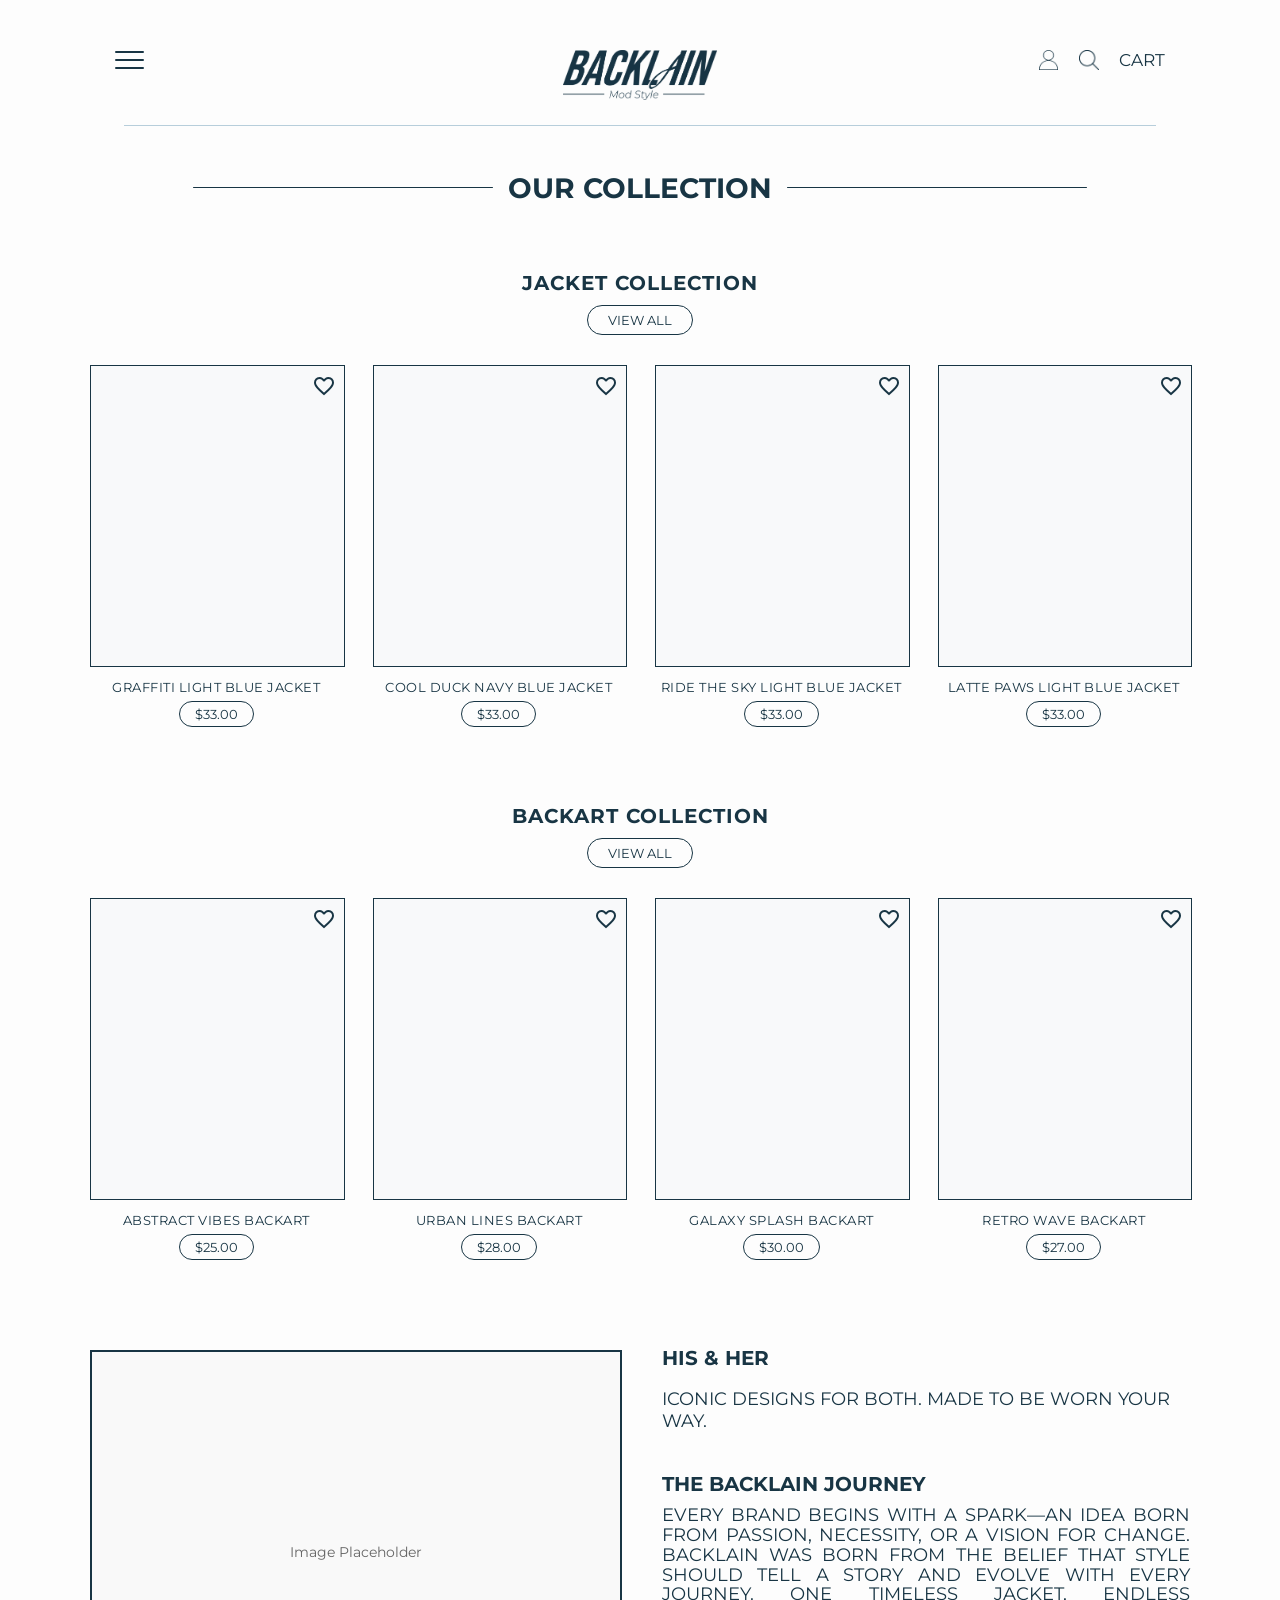
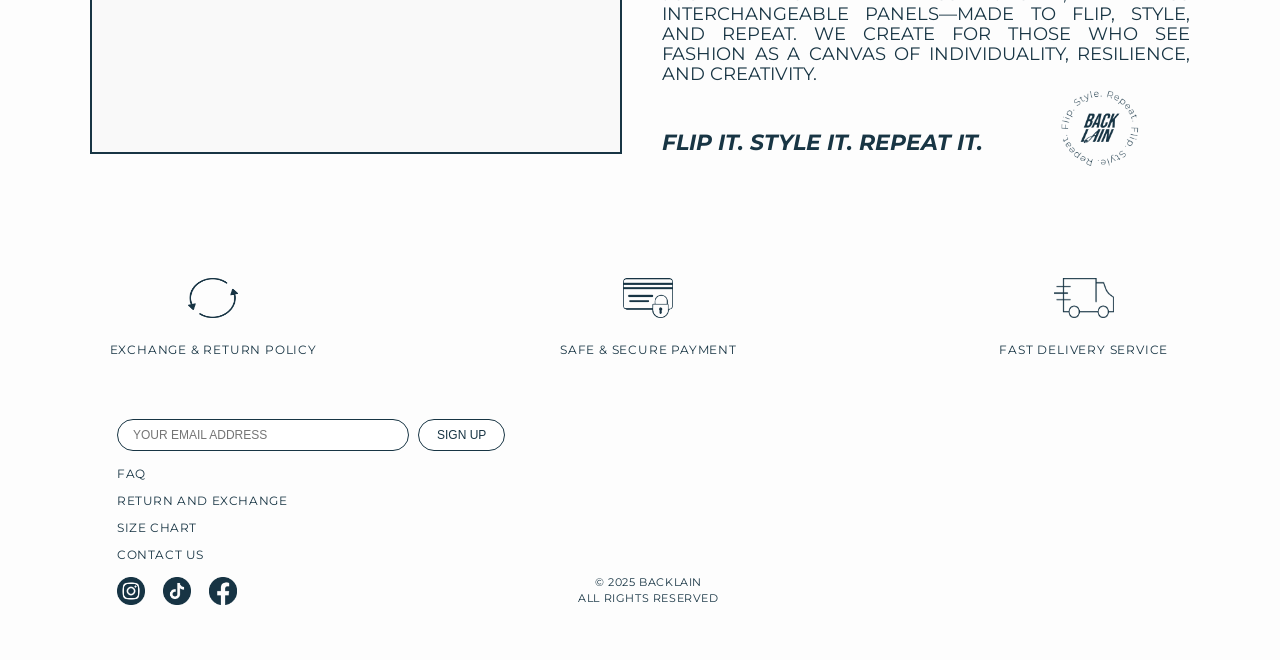
<file: index.html>
<!DOCTYPE html>
<html lang="en">
<head>
  <meta charset="UTF-8">
  <meta name="viewport" content="width=device-width, initial-scale=1.0">
  <title>Backlain Menu Clone</title>
  <link rel="stylesheet" href="assets/css/dash.css">
  <link rel="stylesheet" href="https://cdnjs.cloudflare.com/ajax/libs/font-awesome/6.5.0/css/all.min.css">
<link href="https://fonts.googleapis.com/css2?family=Montserrat:wght@400;600;700;900&display=swap" rel="stylesheet">
  <link href="https://fonts.googleapis.com/icon?family=Material+Icons+Outlined" rel="stylesheet">
</head>
<body>

  <!-- =================== Header =================== -->
  <div class="header">
    <!-- Hamburger toggle (always visible) -->
    <div id="hamburger" class="hamburger">
      <span></span>
      <span></span>
      <span></span>
    </div>

          <!-- Logo centered -->
        <div class="logo">
        <a href="index.html">
          <img src="assets/images/backlain logo png.png" alt="Backlain Logo">
        </a>
      </div>


    <!-- Icons -->
    <div class="icons">
  <!-- Your user icon -->
  <img src="assets/images/header-01.png" alt="User" class="icon-img">

  <!-- Your search icon -->
<img src="assets/images/header-02.png" alt="Search" class="icon-img icon-search">


<img src="assets/images/cart icon-01.png" alt="Cart" class="cart-icon">


  <!-- Cart link -->
 <a href="cart.html" class="cart-link">
  <span class="cart-text">CART</span>
 
</a>

</div>

  </div>

  <!-- Divider -->
  <div class="divider"></div>

 

  <!-- Menu Links -->
  <div class="menu" id="menu">
    <!-- X button on far right -->
    <div class="close-btn" id="closeBtn">
      <i class="fas fa-times"></i>
      
    </div>
    <a href="Jacket-collection.html">JACKET COLLECTION</a>
    <a href="Backart-Collection.html">BACKART COLLECTION</a>
    <a href="Sales.html">SALE</a>
    <a href="Our-Story.html">ABOUT</a>
    <a href="login.html">LOG IN</a>
  </div>


   <!-- Search Bar -->
 <div class="search-bar-wrapper hidden" id="searchWrapper">
  <input type="text" placeholder="Search" class="search-bar">
  <!-- <i class="fas fa-search search-icon"></i> -->
</div>



<!-- ================== End Header ================== -->





  <!-- ================== Main Collection Title ================== -->




<!-- Main Collection Title -->
<div class="main-collection-title">
  <span class="bar"></span>
  <h2>OUR COLLECTION</h2>
  <span class="bar"></span>
</div>


<!-- ================== Jacket Collection ================== -->


  <section class="collection">
  <h2>JACKET COLLECTION</h2>
  <button class="view-all">VIEW ALL</button>

  <div class="items">
    <!-- Item 1 -->
    <div class="item">
      <div class="img-box">
        <span class="material-icons-outlined heart">favorite_border</span>
      </div>
      <h3>GRAFFITI LIGHT BLUE JACKET</h3>
      <button class="price">$33.00</button>
    </div>

    <!-- Item 2 -->
    <div class="item">
      <div class="img-box">
        <span class="material-icons-outlined heart">favorite_border</span>
      </div>
      <h3>COOL DUCK NAVY BLUE JACKET</h3>
      <button class="price">$33.00</button>
    </div>

    <!-- Item 3 -->
    <div class="item">
      <div class="img-box">
        <span class="material-icons-outlined heart">favorite_border</span>
      </div>
      <h3>RIDE THE SKY LIGHT BLUE JACKET</h3>
      <button class="price">$33.00</button>
    </div>

    <!-- Item 4 -->
    <div class="item">
      <div class="img-box">
        <span class="material-icons-outlined heart">favorite_border</span>
      </div>
      <h3>LATTE PAWS LIGHT BLUE JACKET</h3>
      <button class="price">$33.00</button>
    </div>
  </div>
</section>


<!-- ================== End Jacket Collection ================== -->



<!-- ================== Backart Collection ================== -->


<section class="collection">
  <h2>BACKART COLLECTION</h2>
  <button class="view-all">VIEW ALL</button>

  <div class="items">
    <!-- Item 1 -->
    <div class="item">
      <div class="img-box">
        <span class="material-icons-outlined heart">favorite_border</span>
      </div>
      <h3>ABSTRACT VIBES BACKART</h3>
      <button class="price">$25.00</button>
    </div>

    <!-- Item 2 -->
    <div class="item">
      <div class="img-box">
        <span class="material-icons-outlined heart">favorite_border</span>
      </div>
      <h3>URBAN LINES BACKART</h3>
      <button class="price">$28.00</button>
    </div>

    <!-- Item 3 -->
    <div class="item">
      <div class="img-box">
        <span class="material-icons-outlined heart">favorite_border</span>
      </div>
      <h3>GALAXY SPLASH BACKART</h3>
      <button class="price">$30.00</button>
    </div>

    <!-- Item 4 -->
    <div class="item">
      <div class="img-box">
        <span class="material-icons-outlined heart">favorite_border</span>
      </div>
      <h3>RETRO WAVE BACKART</h3>
      <button class="price">$27.00</button>
    </div>
  </div>
</section>


 <!-- ================== End Backart Collection ================== -->




  <!-- ================== Backlain Journey Section =================== -->

<section class="backlain-journey">
  <div class="journey-container">
    <!-- Left image -->
    <div class="journey-image">
      <span>Image Placeholder</span>
    </div>

    <!-- Right text -->
    <div class="journey-text">
      <h2 class="journey-title">HIS & HER</h2>
      <p class="journey-subtitle">ICONIC DESIGNS FOR BOTH. MADE TO BE WORN YOUR WAY.</p>

      <h3 class="journey-heading">THE BACKLAIN JOURNEY</h3>
      <p class="journey-paragraph">
        EVERY BRAND BEGINS WITH A SPARK—AN IDEA BORN FROM PASSION, NECESSITY, OR A VISION FOR CHANGE. 
        BACKLAIN WAS BORN FROM THE BELIEF THAT STYLE SHOULD TELL A STORY AND EVOLVE WITH EVERY JOURNEY. 
        ONE TIMELESS JACKET, ENDLESS INTERCHANGEABLE PANELS—MADE TO FLIP, STYLE, AND REPEAT. 
        WE CREATE FOR THOSE WHO SEE FASHION AS A CANVAS OF INDIVIDUALITY, RESILIENCE, AND CREATIVITY.
      </p>

      <p class="journey-tagline"><strong>FLIP IT. STYLE IT. REPEAT IT.</strong></p>
    </div>
  </div>

  <!-- Circular text logo -->
  <!-- Icon Logo -->
<div class="journey-icon-logo">
  <img src="assets/images/logo-page.png" alt="Backlain Logo">
</div>
</section>


 

 <!-- ================== End Backlain Journey Section ======================== -->




  <!-- ================== Footer ================== -->


<footer>
    <!-- Top Icons -->
    <div class="footer-top">
      <div class="footer-icon">
        <img src="assets/images/icons-01.png" alt="Exchange">
        <p>Exchange & Return Policy</p>
      </div>
      <div class="footer-icon">
        <img src="assets/images/icons-02.png" alt="Payment">
        <p>Safe & Secure Payment</p>
      </div>
      <div class="footer-icon">
        <img src="assets/images/icons-03.png" alt="Delivery" style="width: 60px; height: 40px;">
        <p>Fast Delivery Service</p>
      </div>
    </div>

    <!-- Content aligned left, shifted right -->
    <div class="footer-content">
      <!-- Newsletter -->
      <div class="newsletter">
        <input type="email" placeholder="YOUR EMAIL ADDRESS">
        <button>Sign Up</button>
      </div>

      <!-- Links stacked vertically -->
      <div class="footer-links">
        <a href="FAQ.html">FAQ</a>
        <a href="policy.html">Return and Exchange</a>
        <a href="size-chart.html">Size Chart</a>
        <a href="contact.html">Contact Us</a>
      </div>

      <!-- Social Icons -->
      <div class="socials">
        <a href="#"><img src="assets/images/social media icons-01.png" alt="Instagram"></a>
        <a href="#"><img src="assets/images/social media icons-02.png" alt="TikTok"></a>
        <a href="#"><img src="assets/images/social media icons-03.png" alt="Facebook"></a>
      </div>
    </div>

    <!-- Bottom footer -->
    <div class="footer-bottom">
      © 2025 BACKLAIN <br>
      ALL RIGHTS RESERVED
    </div>
  </footer>

  <!-- ================== End Footer ================== -->



  <script src="assets/js/main.js"></script>
</body>
</html>
</file>
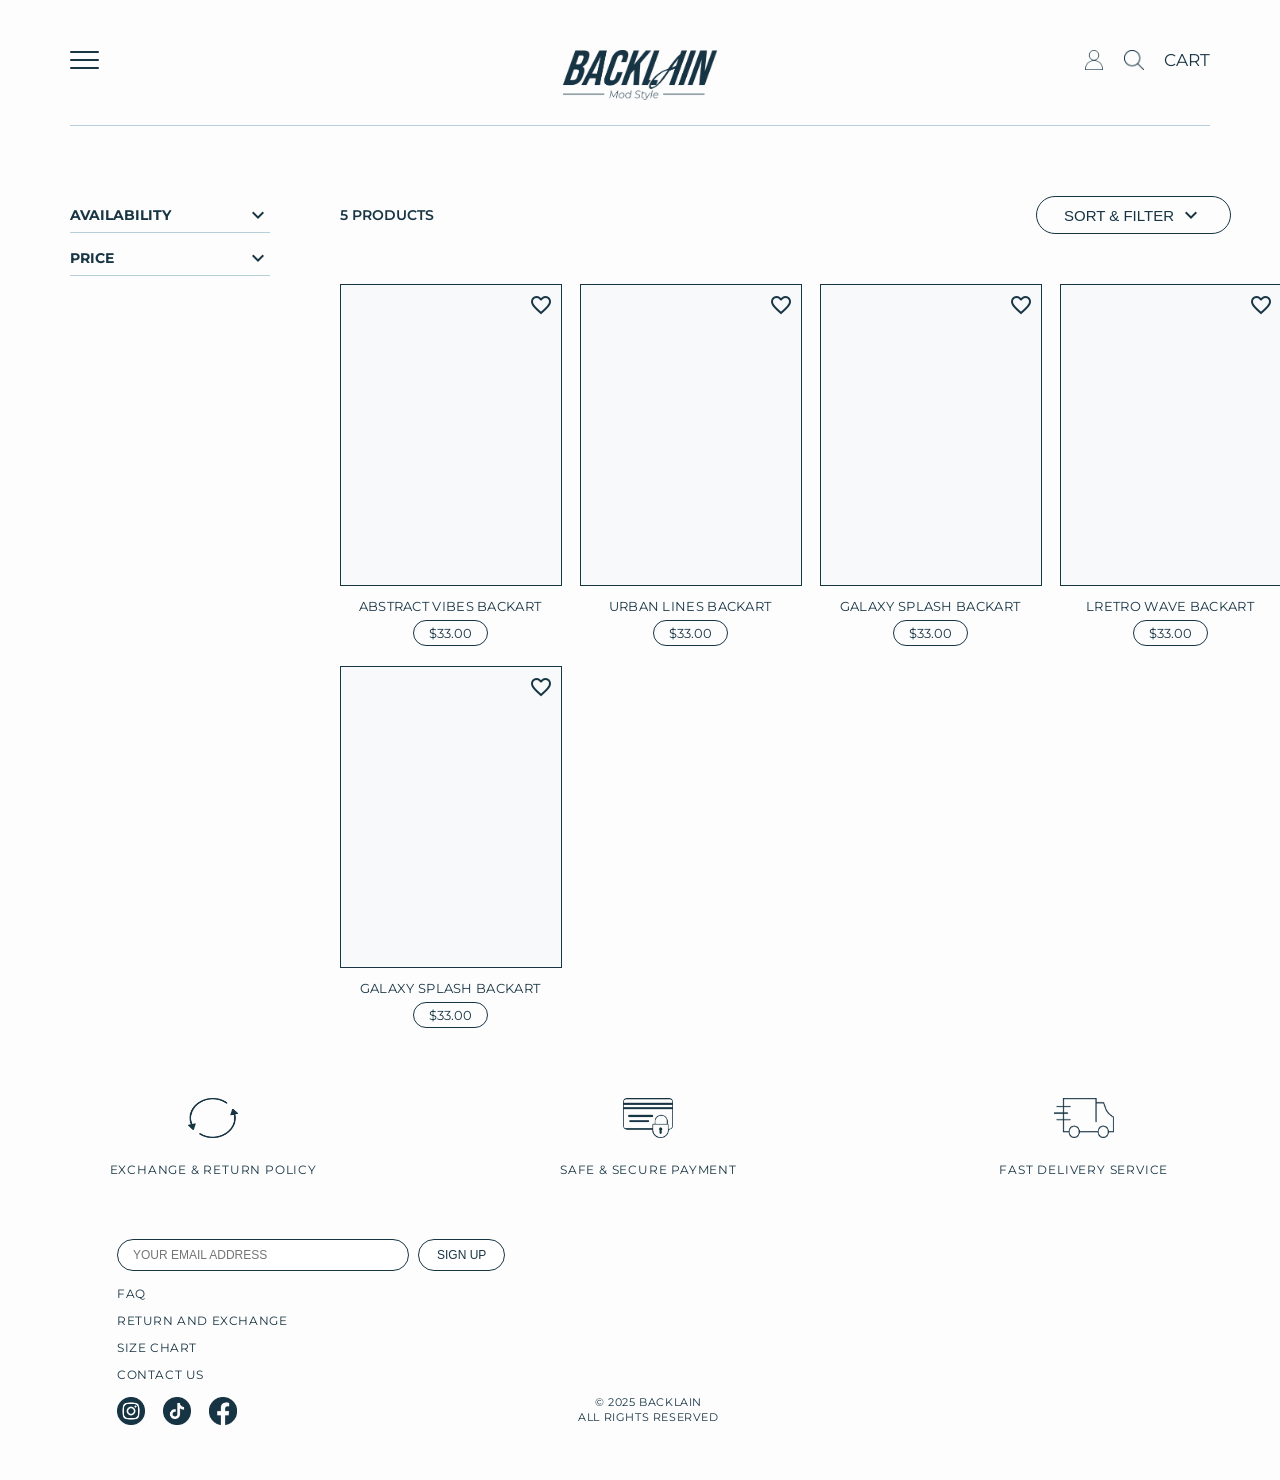
<file: Backart-Collection.html>
<!DOCTYPE html>
<html lang="en">
<head>
  <meta charset="UTF-8">
  <meta name="viewport" content="width=device-width, initial-scale=1.0">
  <title>Backlain Menu Clone with Filters</title>
  <link rel="stylesheet" href="assets/css/dash.css">
  <link rel="stylesheet" href="assets/css/collection.css">
  <link rel="stylesheet" href="https://cdnjs.cloudflare.com/ajax/libs/font-awesome/6.5.0/css/all.min.css">
  <link href="https://fonts.googleapis.com/css2?family=Montserrat:wght@300&display=swap" rel="stylesheet">
  <link href="https://fonts.googleapis.com/icon?family=Material+Icons+Outlined" rel="stylesheet">
  <style>
    .header {
      display: flex;
      justify-content: space-between;
      align-items: center;
      padding: 20px 70px;
      position: relative;
      margin-top: 30px;
    }

    .menu {
      max-height: 0;
      overflow: hidden;
      transition: max-height 0.4s ease;
      padding: 20px 70px;
      text-align: left;
      position: relative;
      top: 30px;
    }

    .close-btn {
      font-size: 32px;
      position: absolute;
      top: 25px;
      right: 70px;
      cursor: pointer;
      display: none;
    }

    /* Divider */
    .divider {
      height: 1px;
      background: #b7cedb;
      margin: 0 70px;
      position: relative;
      top: 35px;
    }

    /* Filters collapse style */
    .filter .filter-content {
      display: none;
      margin-top: 10px;
    }
    .filter.active .filter-content {
      display: block;
    }
  </style>
</head>
<body>

  <!-- Header -->
  <div class="header">
    <div id="hamburger" class="hamburger"><span></span><span></span><span></span></div>
    <div class="logo">
      <a href="index.html">
        <img src="assets/images/backlain logo png.png" alt="Backlain Logo">
      </a>
    </div>   
   <div class="icons">
  <!-- Your user icon -->
  <img src="assets/images/header-01.png" alt="User" class="icon-img">

  <!-- Your search icon -->
<img src="assets/images/header-02.png" alt="Search" class="icon-img icon-search">


<img src="assets/images/cart icon-01.png" alt="Cart" class="cart-icon">
  <!-- Cart link -->
  <a href="cart.html" class="cart-link">
    <span class="cart-text">CART</span>
  </a>
</div>
  </div>

  <div class="divider"></div>

  <!-- Menu -->
  <div class="menu" id="menu">
    <div class="close-btn" id="closeBtn"><i class="fas fa-times"></i></div>
    <a href="Jacket-collection.html">JACKET COLLECTION</a>
    <a href="Backart-Collection.html">BACKART COLLECTION</a>
    <a href="Sales.html">SALE</a>
    <a href="Our-Story.html">ABOUT</a>
    <a href="login.html">LOG IN</a>
  </div>

  <!-- Search Bar -->
  <div class="search-bar-wrapper hidden" id="searchWrapper">
    <input type="text" placeholder="Search" class="search-bar">
  </div>

  <!-- Shop Layout -->
  <div class="shop-layout">
    <!-- Sidebar Filters -->
    <aside class="filters">
      <div class="filter">
        <div class="filter-header">AVAILABILITY <span class="material-icons-outlined">expand_more</span></div>
        <div class="filter-content">
          <label><input type="checkbox" value="in-stock"> In Stock</label>
          <label><input type="checkbox" value="out-stock"> Out Of Stock</label>
        </div>
      </div>
      
      <div class="filter">
        <div class="filter-header">PRICE <span class="material-icons-outlined">expand_more</span></div>
        <div class="filter-content">
          <input type="range" min="0" max="100" value="50" id="priceSlider">
          <div id="priceValue" style="font-size:13px; text-align:right; color:#133c55; margin-bottom:8px;">$50</div>
        </div>
      </div>
    </aside>

    <!-- Jacket Collection -->
    <section class="collection">
      <div class="collection-header">
        <span class="product-count">5 PRODUCTS</span>
        <div class="sort-filter-wrapper">
          <button class="sort-btn" id="sortBtn">SORT & FILTER <span class="material-icons-outlined">expand_more</span></button>
          <div class="sort-dropdown" id="sortDropdown">
            <div data-sort="best-selling">BEST SELLING</div>
            <div data-sort="name-asc">Alphabetically, A-Z</div>
            <div data-sort="name-desc">Alphabetically, Z-A</div>
            <div data-sort="price-asc">Price, low to high</div>
            <div data-sort="price-desc">Price, high to low</div>
            <div data-sort="date-asc">Date, old to new</div>
            <div data-sort="date-desc">Date, new to old</div>
          </div>
        </div>
      </div>

      <div class="items">
        <div class="item" data-name="GRAFFITI GLOW LIGHT BLUE JACKET" data-price="33" data-stock="in-stock">
          <div class="img-box"><span class="material-icons-outlined heart">favorite_border</span></div>
          <h3>ABSTRACT VIBES BACKART</h3>
          <button class="price">$33.00</button>
        </div>
        <div class="item" data-name="COOL DUCK NAVY BLUE JACKET" data-price="33" data-stock="in-stock">
          <div class="img-box"><span class="material-icons-outlined heart">favorite_border</span></div>
          <h3>URBAN LINES BACKART</h3>
          <button class="price">$33.00</button>
        </div>
        <div class="item" data-name="RIDE THE SKY LIGHT BLUE JACKET" data-price="33" data-stock="out-stock">
          <div class="img-box"><span class="material-icons-outlined heart">favorite_border</span></div>
          <h3>GALAXY SPLASH BACKART</h3>
          <button class="price">$33.00</button>
        </div>
        <div class="item" data-name="LATTE PAWS LIGHT BLUE JACKET" data-price="33" data-stock="in-stock">
          <div class="img-box"><span class="material-icons-outlined heart">favorite_border</span></div>
          <h3>LRETRO WAVE BACKART</h3>
          <button class="price">$33.00</button>
        </div>
        <div class="item" data-name="LATTE PAWS LIGHT BLUE JACKET" data-price="33" data-stock="in-stock">
          <div class="img-box"><span class="material-icons-outlined heart">favorite_border</span></div>
          <h3>GALAXY SPLASH BACKART</h3>
          <button class="price">$33.00</button>
        </div>
      </div>
    </section>
  </div>

  <!-- Footer -->
  <footer>
    <div class="footer-top">
      <div class="footer-icon">
        <img src="assets/images/icons-01.png" alt="Exchange">
        <p>Exchange & Return Policy</p>
      </div>
      <div class="footer-icon">
        <img src="assets/images/icons-02.png" alt="Payment">
        <p>Safe & Secure Payment</p>
      </div>
      <div class="footer-icon">
        <img src="assets/images/icons-03.png" alt="Delivery" style="width: 60px; height: 40px;">
        <p>Fast Delivery Service</p>
      </div>
    </div>
    <div class="footer-content">
      <div class="newsletter">
        <input type="email" placeholder="YOUR EMAIL ADDRESS">
        <button>Sign Up</button>
      </div>
      <div class="footer-links">
        <a href="FAQ.html">FAQ</a>
        <a href="policy.html">Return and Exchange</a>
        <a href="size-chart.html">Size Chart</a>
        <a href="contact.html">Contact Us</a>
      </div>
      <div class="socials">
        <a href="#"><img src="assets/images/social media icons-01.png" alt="Instagram"></a>
        <a href="#"><img src="assets/images/social media icons-02.png" alt="TikTok"></a>
        <a href="#"><img src="assets/images/social media icons-03.png" alt="Facebook"></a>
      </div>
    </div>
    <div class="footer-bottom">
      © 2025 BACKLAIN <br> ALL RIGHTS RESERVED
    </div>
  </footer>

  <script>
  // ===== Sidebar Filters toggle =====
document.querySelectorAll(".filter-header").forEach(header => {
  header.addEventListener("click", () => { 
    header.parentElement.classList.toggle("active"); 
  });
});

// ===== Price Slider =====
const priceSliderFilter = document.getElementById('priceSlider');
const priceValueDisplay = document.getElementById('priceValue');
const filterItems = document.querySelectorAll('.items .item');

function updatePriceSliderGradient() {
  const value = priceSliderFilter.value;
  priceSliderFilter.style.background = `linear-gradient(to right, #133c55 0%, #133c55 ${value}%, #ddd ${value}%, #ddd 100%)`;
}

// ===== Availability Filter =====
const availabilityCheckboxes = document.querySelectorAll('.filter-content input[type="checkbox"]');

function filterItemsCombined() {
  const selectedValues = Array.from(availabilityCheckboxes)
    .filter(cb => cb.checked)
    .map(cb => cb.value);

  const maxPrice = parseFloat(priceSliderFilter.value);

  filterItems.forEach(item => {
    const stock = item.dataset.stock; // "in-stock" or "out-stock"
    const price = parseFloat(item.dataset.price);

    // Check availability
    let availabilityMatch = (selectedValues.length === 0 || selectedValues.includes(stock));

    // Check price
    let priceMatch = price <= maxPrice;

    // Show item only if both conditions are met
    if (availabilityMatch && priceMatch) {
      item.style.display = 'block';
    } else {
      item.style.display = 'none';
    }
  });
}

// Price slider event
priceSliderFilter.addEventListener('input', () => {
  priceValueDisplay.textContent = `$${priceSliderFilter.value}`;
  updatePriceSliderGradient();
  filterItemsCombined();
});

updatePriceSliderGradient();
filterItemsCombined();

// Availability checkbox events
availabilityCheckboxes.forEach(cb => {
  cb.addEventListener('change', filterItemsCombined);
});

// ===== Sort Dropdown =====
const sortBtnFilter = document.getElementById('sortBtn');
const sortDropdownFilter = document.getElementById('sortDropdown');

sortBtnFilter.addEventListener('click', (e) => {
  e.stopPropagation();
  sortDropdownFilter.classList.toggle('show');
});

document.addEventListener('click', () => sortDropdownFilter.classList.remove('show'));
sortDropdownFilter.addEventListener('click', e => e.stopPropagation());

function sortFilterItems(criteria) {
  const container = document.querySelector('.items');
  const itemsArray = Array.from(container.children);

  if(criteria === 'price-asc') itemsArray.sort((a,b)=>parseFloat(a.dataset.price)-parseFloat(b.dataset.price));
  else if(criteria === 'price-desc') itemsArray.sort((a,b)=>parseFloat(b.dataset.price)-parseFloat(a.dataset.price));
  else if(criteria === 'name-asc') itemsArray.sort((a,b)=>a.dataset.name.localeCompare(b.dataset.name));
  else if(criteria === 'name-desc') itemsArray.sort((a,b)=>b.dataset.name.localeCompare(a.dataset.name));

  itemsArray.forEach(item => container.appendChild(item));
}

// Sorting event
document.querySelectorAll('.sort-dropdown div').forEach(option => {
  option.addEventListener('click', () => {
    const sort = option.dataset.sort;
    if(sort) sortFilterItems(sort);
    sortDropdownFilter.classList.remove('show');
  });
});

  </script>

  <script src="assets/js/main.js"></script>
</body>
</html>
</file>
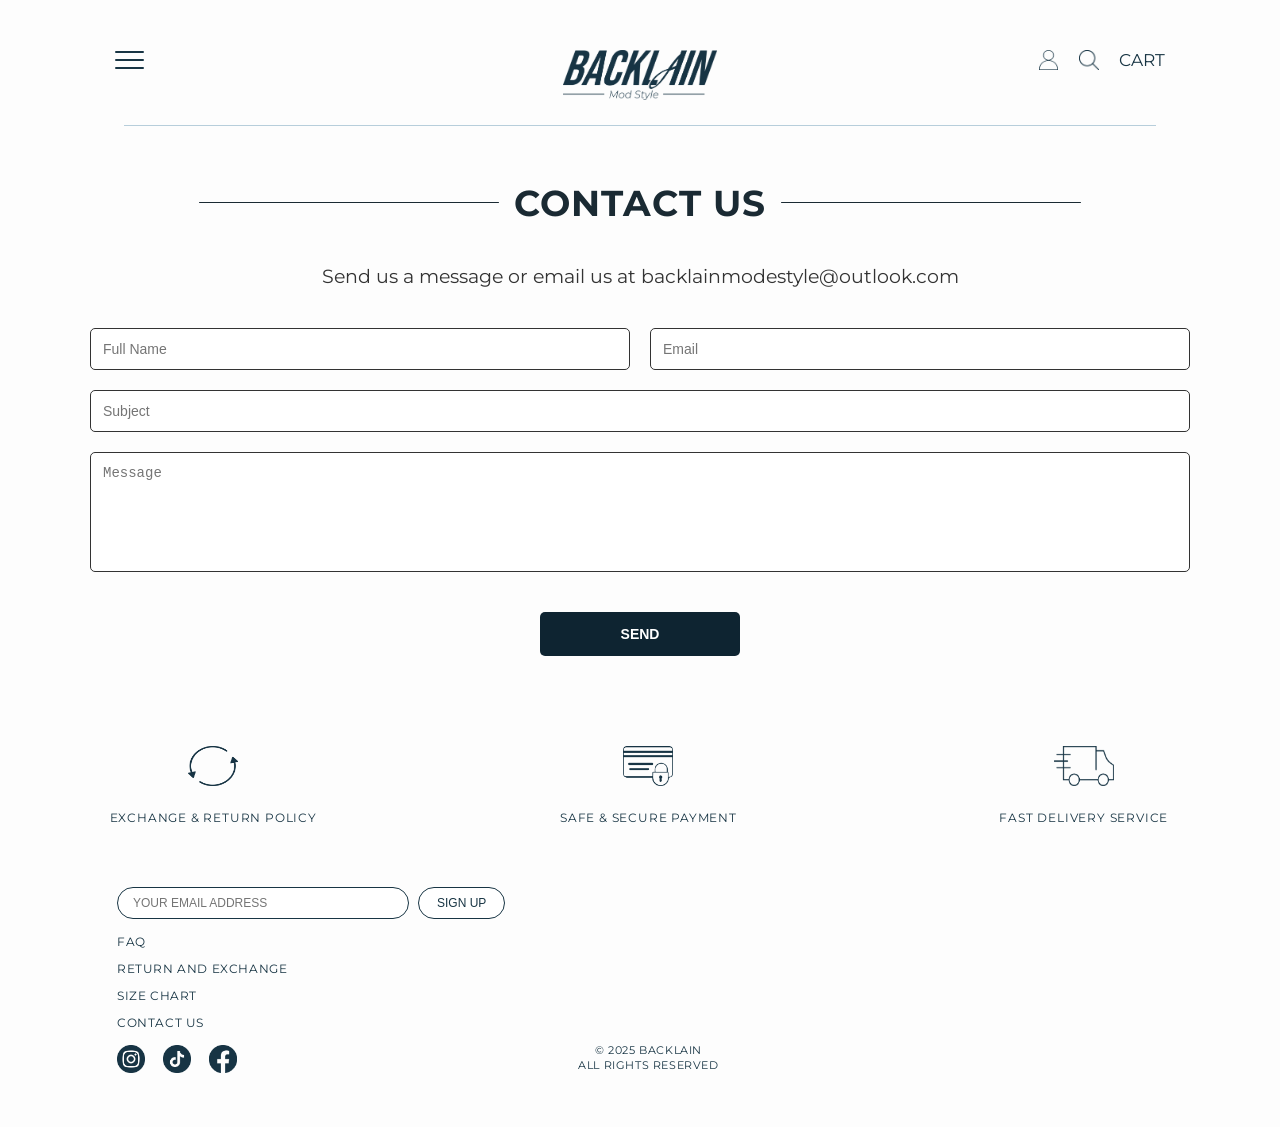
<file: contact.html>
<!DOCTYPE html>
<html lang="en">
<head>
  <meta charset="UTF-8">
  <meta name="viewport" content="width=device-width, initial-scale=1.0">
  <title>Contact Us | Backlain</title>
  <link rel="stylesheet" href="assets/css/dash.css">
  <link rel="stylesheet" href="https://cdnjs.cloudflare.com/ajax/libs/font-awesome/6.5.0/css/all.min.css">
  <link href="https://fonts.googleapis.com/css2?family=Montserrat:wght@400;600;700;900&display=swap" rel="stylesheet">
  <link href="https://fonts.googleapis.com/icon?family=Material+Icons+Outlined" rel="stylesheet">
</head>
<body>

  <!-- =================== Header =================== -->
  <div class="header">
    <!-- Hamburger toggle (always visible) -->
    <div id="hamburger" class="hamburger">
      <span></span>
      <span></span>
      <span></span>
    </div>

    <!-- Logo centered -->
    <div class="logo">
      <a href="index.html">
        <img src="assets/images/backlain logo png.png" alt="Backlain Logo">
      </a>
    </div>

    <!-- Icons -->
    <div class="icons">
  <!-- Your user icon -->
  <img src="assets/images/header-01.png" alt="User" class="icon-img">

  <!-- Your search icon -->
<img src="assets/images/header-02.png" alt="Search" class="icon-img icon-search">


<img src="assets/images/cart icon-01.png" alt="Cart" class="cart-icon">
  <!-- Cart link -->
  <a href="cart.html" class="cart-link">
    <span class="cart-text">CART</span>
  </a>
</div>
  </div>

  <!-- Divider -->
  <div class="divider"></div>

  <!-- Menu Links -->
  <div class="menu" id="menu">
    <div class="close-btn" id="closeBtn">
      <i class="fas fa-times"></i>
    </div>
    <a href="Jacket-collection.html">JACKET COLLECTION</a>
    <a href="Backart-Collection.html">BACKART COLLECTION</a>
    <a href="Sales.html">SALE</a>
    <a href="Our-Story.html">ABOUT</a>
    <a href="login.html">LOG IN</a>
  </div>

  <!-- Search Bar -->
  <div class="search-bar-wrapper hidden" id="searchWrapper">
    <input type="text" placeholder="Search" class="search-bar">
  </div>
  <!-- ================== End Header ================== -->


  <!-- ================== CONTACT SECTION ================== -->
  <div class="unique-contact-wrapper">
    <div class="unique-contact-title">
      <span class="bar"></span>
      <h2>Contact Us</h2>
      <span class="bar"></span>
    </div>
    <p>
      Send us a message or email us at 
      <a href="mailto:backlainmodestyle@outlook.com" class="unique-email-link">
        backlainmodestyle@outlook.com
      </a>
    </p>
    
    <form action="#" method="post" class="unique-contact-form">
      <div class="unique-form-row">
        <input type="text" name="unique_name" placeholder="Full Name" required class="unique-form-input">
        <input type="email" name="unique_email" placeholder="Email" required class="unique-form-input">
      </div>
      <div class="unique-form-row">
        <input type="text" name="unique_subject" placeholder="Subject" required class="unique-form-input">
      </div>
      <textarea name="unique_message" placeholder="Message" required class="unique-form-textarea"></textarea>
      <button type="submit" class="unique-submit-button">Send</button>
    </form>
  </div>
  <!-- ================== END CONTACT SECTION ================== -->


  <!-- ================== FOOTER ================== -->
  <footer>
    <!-- Top Icons -->
    <div class="footer-top">
      <div class="footer-icon">
        <img src="assets/images/icons-01.png" alt="Exchange">
        <p>Exchange & Return Policy</p>
      </div>
      <div class="footer-icon">
        <img src="assets/images/icons-02.png" alt="Payment">
        <p>Safe & Secure Payment</p>
      </div>
      <div class="footer-icon">
        <img src="assets/images/icons-03.png" alt="Delivery" style="width: 60px; height: 40px;">
        <p>Fast Delivery Service</p>
      </div>
    </div>

    <!-- Content -->
    <div class="footer-content">
      <div class="newsletter">
        <input type="email" placeholder="YOUR EMAIL ADDRESS">
        <button>Sign Up</button>
      </div>

     <div class="footer-links">
        <a href="FAQ.html">FAQ</a>
        <a href="policy.html">Return and Exchange</a>
        <a href="size-chart.html">Size Chart</a>
        <a href="contact.html">Contact Us</a>
      </div>

      <div class="socials">
        <a href="#"><img src="assets/images/social media icons-01.png" alt="Instagram"></a>
        <a href="#"><img src="assets/images/social media icons-02.png" alt="TikTok"></a>
        <a href="#"><img src="assets/images/social media icons-03.png" alt="Facebook"></a>
      </div>
    </div>

    <div class="footer-bottom">
      © 2025 BACKLAIN <br>
      ALL RIGHTS RESERVED
    </div>
  </footer>
  <!-- ================== END FOOTER ================== -->

  <script src="assets/js/main.js"></script>
</body>
</html>
</file>
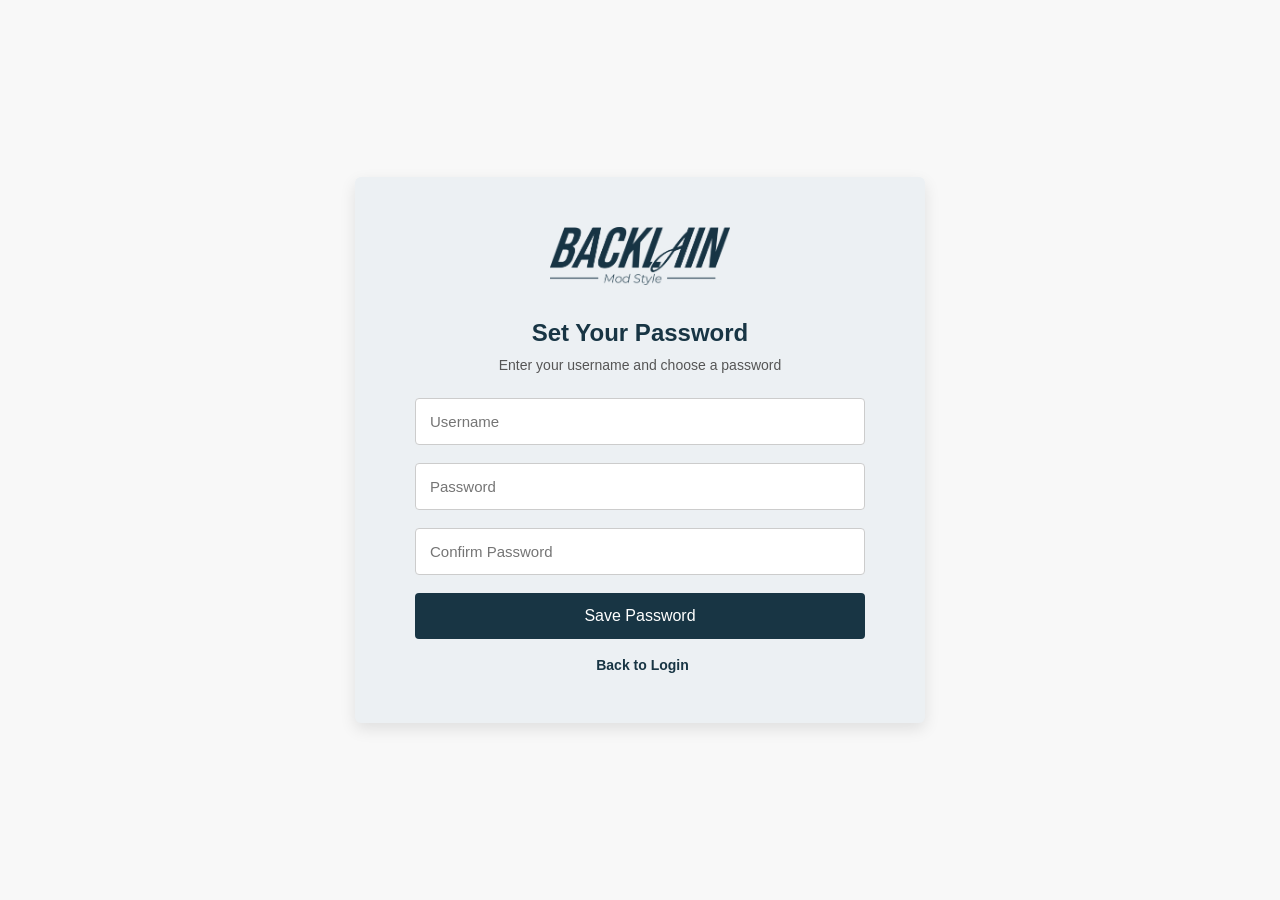
<file: credintials.html>
<!DOCTYPE html>
<html lang="en">
<head>
  <meta charset="UTF-8">
  <meta name="viewport" content="width=device-width, initial-scale=1.0">
  <title>Set Password</title>
    <link rel="icon" href="assets/images/backlain logo png.png" type="image/png">
  <link rel="stylesheet" href="assets/css/style.css"> <!-- Use your combined CSS file -->
</head>
<body>

  <div class="sp-wrapper">
    <div class="sp-logo">
      <img src="assets/images/backlain logo png.png" alt="Logo">
    </div>

    <!-- Set Password Form -->
    <form id="setPasswordForm" class="sp-form">
      <h2 class="sp-title">Set Your Password</h2>
      <p class="sp-desc">Enter your username and choose a password</p>

      <input type="text" placeholder="Username" class="sp-input" required>
      <input type="password" placeholder="Password" class="sp-input" required>
      <input type="password" placeholder="Confirm Password" class="sp-input" required>

      <button type="submit" class="sp-button">Save Password</button>

      <!-- Bottom link -->
      <div class="sp-bottom-links">
        <span><a href="#">Back to Login</a></span>
      </div>
    </form>
  </div>

</body>
</html>
</file>
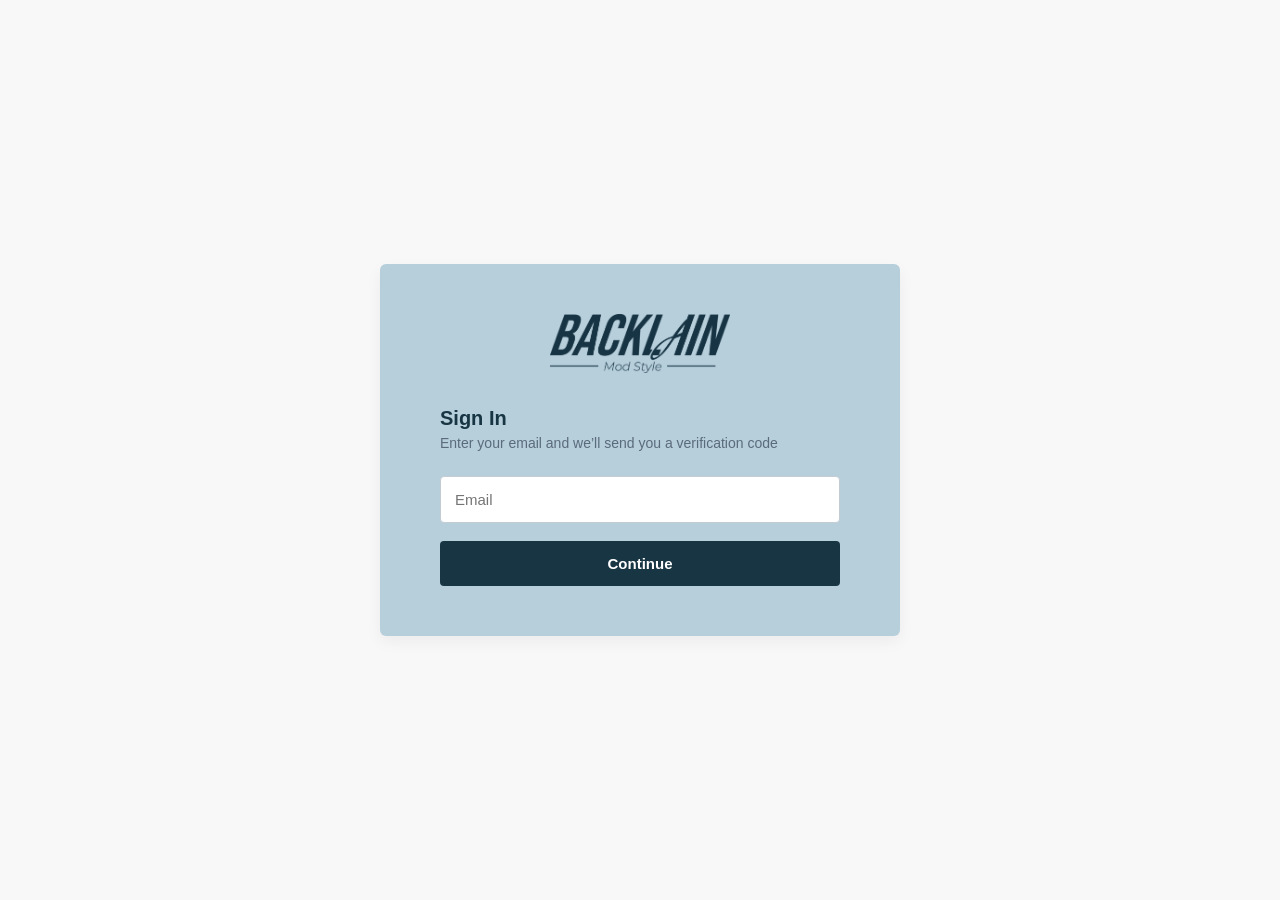
<file: email.html>
<!DOCTYPE html>
<html lang="en">
<head>
  <meta charset="UTF-8">
  <meta name="viewport" content="width=device-width, initial-scale=1.0">
  <title>Sign In</title>
    <link rel="icon" href="assets/images/backlain logo png.png" type="image/png">

  <link rel="stylesheet" href="assets/css/style.css">
</head>
<body>
  <div class="si-wrapper">
    <div class="si-logo">
      <img src="assets/images/backlain logo png.png" alt="Backlain Logo">
    </div>
    <div class="si-title">Sign In</div>
    <div class="si-desc">Enter your email and we’ll send you a verification code</div>
    <input type="email" class="si-input" placeholder="Email" required>
    <button class="si-button">Continue</button>
  </div>
</body>
</html>
</file>
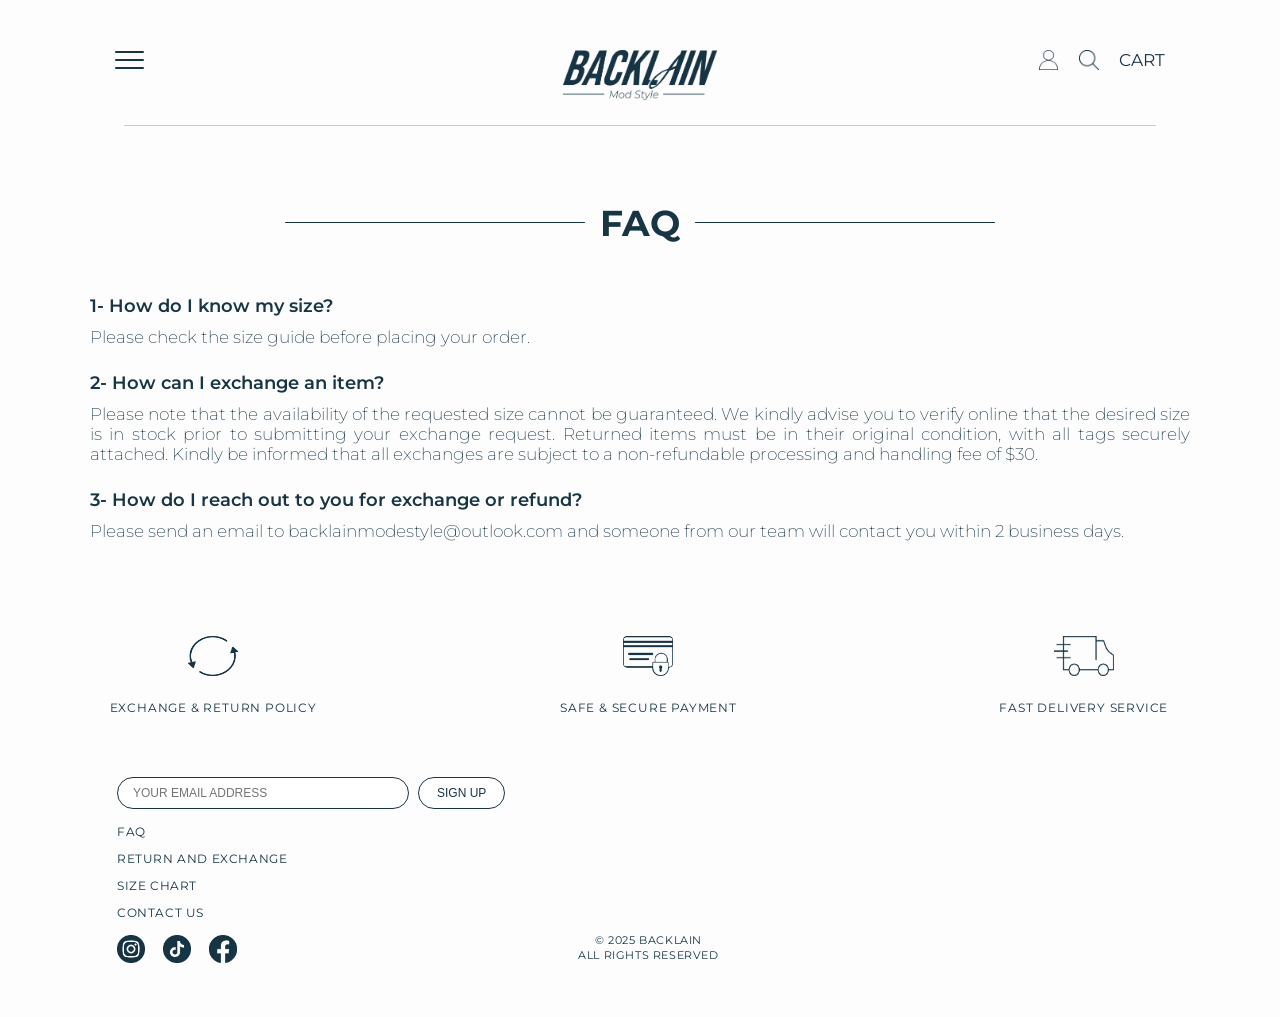
<file: FAQ.html>
<!DOCTYPE html>
<html lang="en">
<head>
  <meta charset="UTF-8">
  <meta name="viewport" content="width=device-width, initial-scale=1.0">
  <title>Backlain FAQ</title>
  <link rel="stylesheet" href="assets/css/dash.css">
  <link rel="stylesheet" href="https://cdnjs.cloudflare.com/ajax/libs/font-awesome/6.5.0/css/all.min.css">
  <link href="https://fonts.googleapis.com/css2?family=Montserrat:wght@400;600;700;900&display=swap" rel="stylesheet">
  <link href="https://fonts.googleapis.com/icon?family=Material+Icons+Outlined" rel="stylesheet">
</head>
<body>

  <!-- =================== Header =================== -->
  <div class="header">
    <!-- Hamburger toggle (always visible) -->
    <div id="hamburger" class="hamburger">
      <span></span>
      <span></span>
      <span></span>
    </div>

    <!-- Logo centered -->
    <div class="logo">
      <a href="index.html">
        <img src="assets/images/backlain logo png.png" alt="Backlain Logo">
      </a>
    </div>

    <!-- Icons -->
    <div class="icons">
  <!-- Your user icon -->
  <img src="assets/images/header-01.png" alt="User" class="icon-img">

  <!-- Your search icon -->
<img src="assets/images/header-02.png" alt="Search" class="icon-img icon-search">


<img src="assets/images/cart icon-01.png" alt="Cart" class="cart-icon">
  <!-- Cart link -->
  <a href="cart.html" class="cart-link">
    <span class="cart-text">CART</span>
  </a>
</div>
  </div>

  <!-- Divider -->
  <div class="divider"></div>

  <!-- Menu Links -->
  <div class="menu" id="menu">
    <!-- X button on far right -->
    <div class="close-btn" id="closeBtn">
      <i class="fas fa-times"></i>
    </div>
    <a href="Jacket-collection.html">JACKET COLLECTION</a>
    <a href="Backart-Collection.html">BACKART COLLECTION</a>
    <a href="Sales.html">SALE</a>
    <a href="Our-Story.html">ABOUT</a>
    <a href="login.html">LOG IN</a>
  </div>

  <!-- Search Bar -->
  <div class="search-bar-wrapper hidden" id="searchWrapper">
    <input type="text" placeholder="Search" class="search-bar">
  </div>
  <!-- ================== End Header ================== -->


  <!-- ============  FAQ Section ==================== -->
  <section class="faq-wrapper-unique">
    <div class="main-collection-title faq-title">
      <span class="bar"></span>
      <h1>FAQ</h1>
      <span class="bar"></span>
    </div>

    <div class="faq-section-unique">
      <h2>1- How do I know my size?</h2>
      <p>Please check the size guide before placing your order.</p>
    </div>

    <div class="faq-section-unique">
      <h2>2- How can I exchange an item?</h2>
      <p>Please note that the availability of the requested size cannot be guaranteed. We kindly advise you to verify online that the desired size is in stock prior to submitting your exchange request. Returned items must be in their original condition, with all tags securely attached. Kindly be informed that all exchanges are subject to a non-refundable processing and handling fee of $30.</p>
    </div>

    <div class="faq-section-unique">
      <h2>3- How do I reach out to you for exchange or refund?</h2>
      <p>Please send an email to <a href="mailto:backlainmodestyle@outlook.com">backlainmodestyle@outlook.com</a> and someone from our team will contact you within 2 business days.</p>
    </div>
  </section>
  <!-- ============ End FAQ Section ==================== -->


  <!-- ================== Footer ================== -->
  <footer>
    <!-- Top Icons -->
    <div class="footer-top">
      <div class="footer-icon">
        <img src="assets/images/icons-01.png" alt="Exchange">
        <p>Exchange & Return Policy</p>
      </div>
      <div class="footer-icon">
        <img src="assets/images/icons-02.png" alt="Payment">
        <p>Safe & Secure Payment</p>
      </div>
      <div class="footer-icon">
        <img src="assets/images/icons-03.png" alt="Delivery" style="width: 60px; height: 40px;">
        <p>Fast Delivery Service</p>
      </div>
    </div>

    <!-- Content aligned left, shifted right -->
    <div class="footer-content">
      <!-- Newsletter -->
      <div class="newsletter">
        <input type="email" placeholder="YOUR EMAIL ADDRESS">
        <button>Sign Up</button>
      </div>

      <!-- Links stacked vertically -->
      <div class="footer-links">
        <a href="FAQ.html">FAQ</a>
        <a href="policy.html">Return and Exchange</a>
        <a href="size-chart.html">Size Chart</a>
        <a href="contact.html">Contact Us</a>
      </div>

      <!-- Social Icons -->
      <div class="socials">
        <a href="#"><img src="assets/images/social media icons-01.png" alt="Instagram"></a>
        <a href="#"><img src="assets/images/social media icons-02.png" alt="TikTok"></a>
        <a href="#"><img src="assets/images/social media icons-03.png" alt="Facebook"></a>
      </div>
    </div>

    <!-- Bottom footer -->
    <div class="footer-bottom">
      © 2025 BACKLAIN <br>
      ALL RIGHTS RESERVED
    </div>
  </footer>
  <!-- ================== End Footer ================== -->

  <script src="assets/js/main.js"></script>
</body>
</html>
</file>
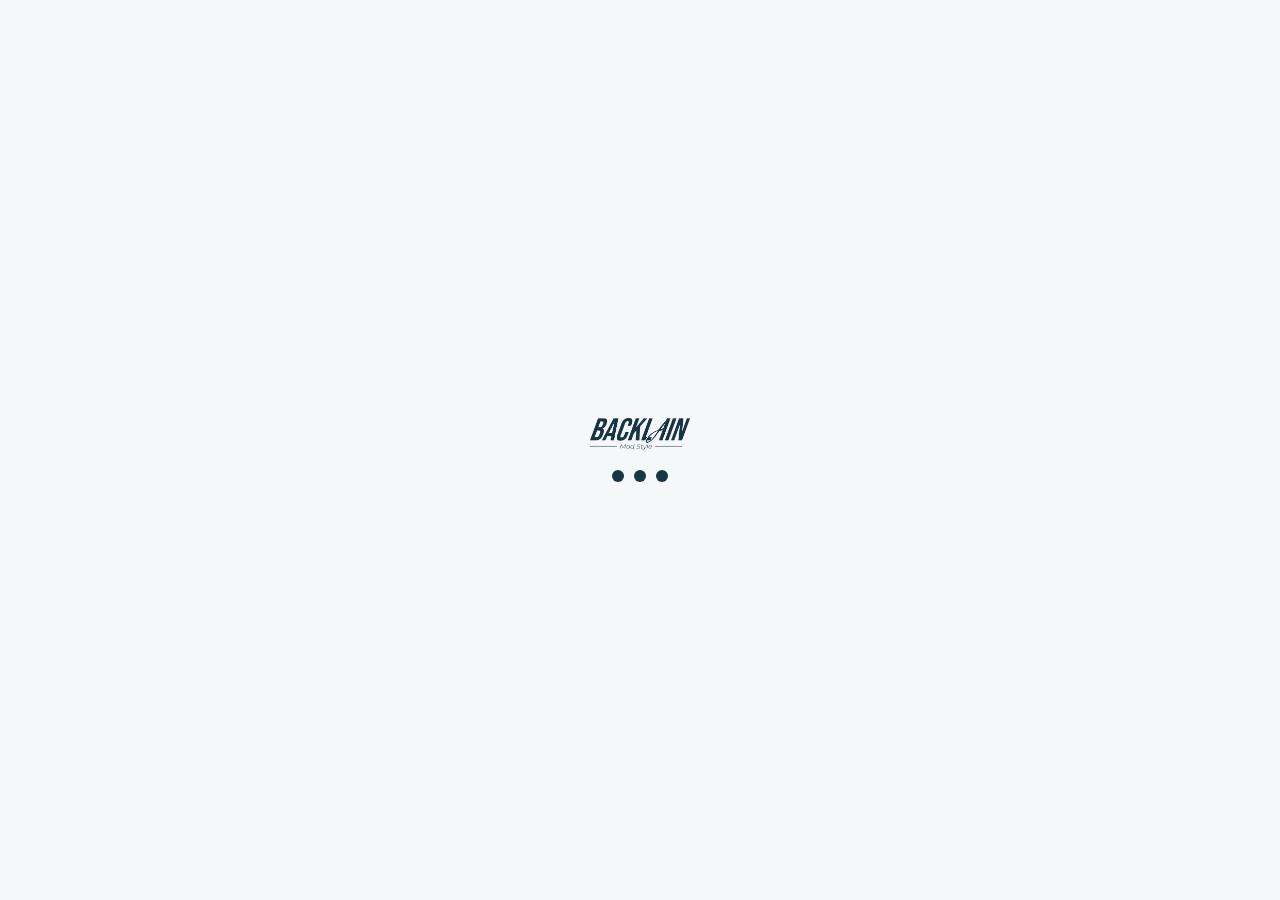
<file: forgot-password.html>
<!DOCTYPE html>
<html lang="en">
<head>
  <meta charset="UTF-8">
  <meta name="viewport" content="width=device-width, initial-scale=1.0">
  <title>Forgot Password</title>
  <link rel="icon" href="assets/images/backlain logo png.png" type="image/png">
  <link rel="stylesheet" href="assets/css/style.css">
</head>
<body>

<div id="preloader">
    <img src="assets/images/backlain logo png.png" alt="Backlain Logo">
    <div class="loader-dots">
      <div></div>
      <div></div>
      <div></div>
    </div>
  </div>
  
  <div class="vc-wrapper" id="vc-wrapper">
    <!-- Logo -->
    <div class="si-logo">
      <img src="assets/images/backlain logo png.png" alt="Backlain Logo">
    </div>

    <!-- Title & Description -->
    <div class="vc-title">Forgot Password</div>
    <div class="vc-desc">
      Choose a method to recover your password:
    </div>

    <!-- Recovery Options -->
<div class="forgot-password">
  <div class="recovery-options">
    <div class="recovery-card active" data-value="email">
      <div class="card-title">Email Verification</div>
      <div class="card-desc">Receive a code via your registered email.</div>
    </div>

    <div class="recovery-card" data-value="questions">
      <div class="card-title">Security Questions</div>
      <div class="card-desc">Answer your personal security questions.</div>
    </div>

    <div class="recovery-card" data-value="backup">
      <div class="card-title">Backup Code</div>
      <div class="card-desc">Use a backup code you saved earlier.</div>
    </div>
  </div>

  <!-- Continue Button -->
  <button class="si-button" id="continue-btn">Continue</button>
</div>


<script src="assets/js/main.js"></script>

</body>
</html>
</file>
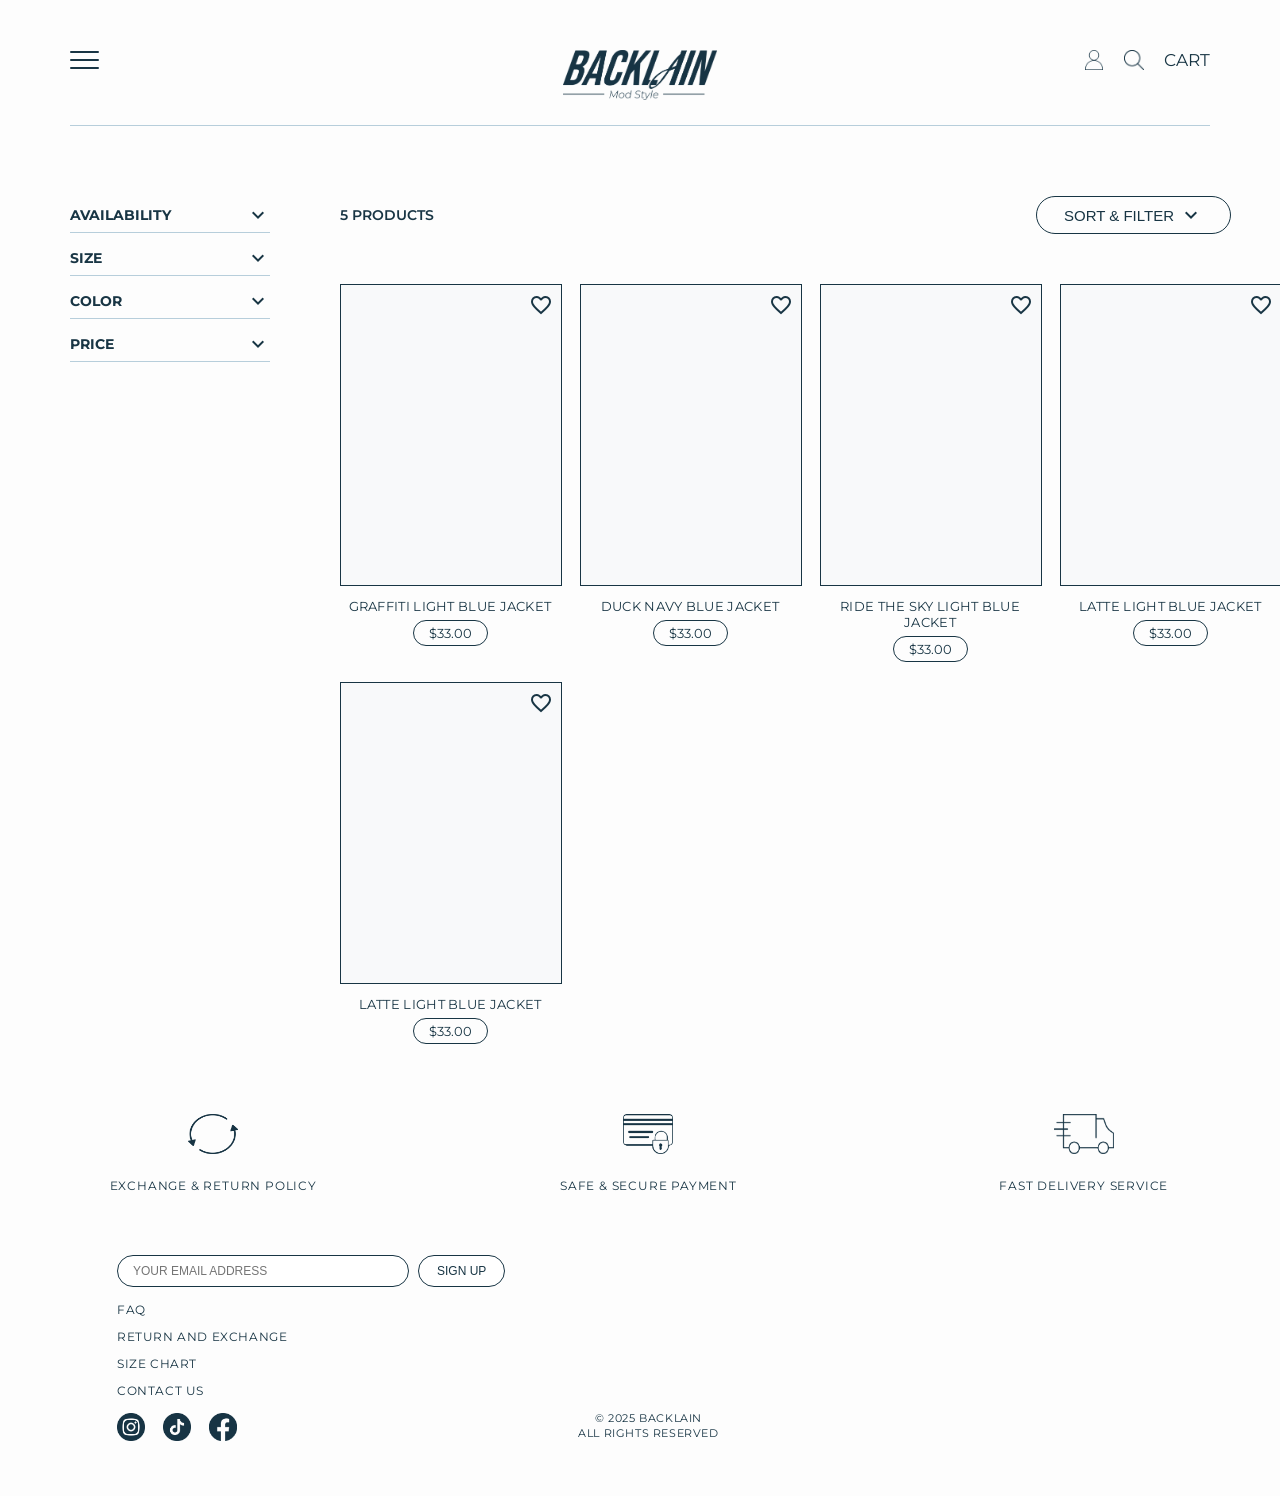
<file: Jacket-collection.html>
<!DOCTYPE html>
<html lang="en">
<head>
  <meta charset="UTF-8">
  <meta name="viewport" content="width=device-width, initial-scale=1.0">
  <title>Backlain Menu Clone with Filters</title>
  <link rel="stylesheet" href="assets/css/dash.css">
  <link rel="stylesheet" href="assets/css/collection.css">
  <link rel="stylesheet" href="https://cdnjs.cloudflare.com/ajax/libs/font-awesome/6.5.0/css/all.min.css">
  <link href="https://fonts.googleapis.com/css2?family=Montserrat:wght@300&display=swap" rel="stylesheet">
  <link href="https://fonts.googleapis.com/icon?family=Material+Icons+Outlined" rel="stylesheet">
  <style>
    .header {
      display: flex;
      justify-content: space-between;
      align-items: center;
      padding: 20px 70px;
      position: relative;
      margin-top: 30px;
    }

    .menu {
      max-height: 0;
      overflow: hidden;
      transition: max-height 0.4s ease;
      padding: 20px 70px;
      text-align: left;
      position: relative;
      top: 30px;
    }

    .close-btn {
      font-size: 32px;
      position: absolute;
      top: 25px;
      right: 70px;
      cursor: pointer;
      display: none;
    }

    /* Divider */
    .divider {
      height: 1px;
      background: #b7cedb;
      margin: 0 70px;
      position: relative;
      top: 35px;
    }

    /* Filters collapse style */
    .filter .filter-content {
      display: none;
      margin-top: 10px;
    }
    .filter.active .filter-content {
      display: block;
    }
  </style>
</head>
<body>

  <!-- Header -->
  <div class="header">
    <div id="hamburger" class="hamburger"><span></span><span></span><span></span></div>
    <div class="logo">
      <a href="index.html">
        <img src="assets/images/backlain logo png.png" alt="Backlain Logo">
      </a>
    </div>   
    <div class="icons">
  <!-- Your user icon -->
  <img src="assets/images/header-01.png" alt="User" class="icon-img">

  <!-- Your search icon -->
<img src="assets/images/header-02.png" alt="Search" class="icon-img icon-search">

<img src="assets/images/cart icon-01.png" alt="Cart" class="cart-icon">
  <!-- Cart link -->
  <a href="cart.html" class="cart-link">
    <span class="cart-text">CART</span>
  </a>
</div>
  </div>

  <div class="divider"></div>

  <!-- Menu -->
  <div class="menu" id="menu">
    <div class="close-btn" id="closeBtn"><i class="fas fa-times"></i></div>
    <a href="Jacket-collection.html">JACKET COLLECTION</a>
    <a href="Backart-Collection.html">BACKART COLLECTION</a>
    <a href="Sales.html">SALE</a>
    <a href="Our-Story.html">ABOUT</a>
    <a href="login.html">LOG IN</a>
  </div>

  <!-- Search Bar -->
  <div class="search-bar-wrapper hidden" id="searchWrapper">
    <input type="text" placeholder="Search" class="search-bar">
  </div>

  <!-- Shop Layout -->
  <div class="shop-layout">
    <!-- Sidebar Filters -->
    <aside class="filters">
      <div class="filter">
        <div class="filter-header">AVAILABILITY <span class="material-icons-outlined">expand_more</span></div>
        <div class="filter-content">
          <label><input type="checkbox" value="in-stock"> In Stock</label>
          <label><input type="checkbox" value="out-stock"> Out Of Stock</label>
        </div>
      </div>
      <div class="filter">
        <div class="filter-header">SIZE <span class="material-icons-outlined">expand_more</span></div>
        <div class="filter-content">
          <label><input type="checkbox"> Small</label>
          <label><input type="checkbox"> Medium</label>
          <label><input type="checkbox"> Large</label>
          <label><input type="checkbox"> X-Large</label>
        </div>
      </div>
      <div class="filter">
        <div class="filter-header">COLOR <span class="material-icons-outlined">expand_more</span></div>
        <div class="filter-content">
          <label><input type="checkbox"> Black</label>
          <label><input type="checkbox"> Blue</label>
          <label><input type="checkbox"> White</label>
        </div>
      </div>
      <div class="filter">
        <div class="filter-header">PRICE <span class="material-icons-outlined">expand_more</span></div>
        <div class="filter-content">
          <input type="range" min="0" max="100" value="50" id="priceSlider">
          <div id="priceValue" style="font-size:13px; text-align:right; color:#133c55; margin-bottom:8px;">$50</div>
        </div>
      </div>
    </aside>

    <!-- Jacket Collection -->
    <section class="collection">
      <div class="collection-header">
        <span class="product-count">5 PRODUCTS</span>
        <div class="sort-filter-wrapper">
          <button class="sort-btn" id="sortBtn">SORT & FILTER <span class="material-icons-outlined">expand_more</span></button>
          <div class="sort-dropdown" id="sortDropdown">
            <div data-sort="best-selling">BEST SELLING</div>
            <div data-sort="name-asc">Alphabetically, A-Z</div>
            <div data-sort="name-desc">Alphabetically, Z-A</div>
            <div data-sort="price-asc">Price, low to high</div>
            <div data-sort="price-desc">Price, high to low</div>
            <div data-sort="date-asc">Date, old to new</div>
            <div data-sort="date-desc">Date, new to old</div>
          </div>
        </div>
      </div>

      <div class="items">
        <div class="item" data-name="GRAFFITI GLOW LIGHT BLUE JACKET" data-price="33" data-stock="in-stock">
          <div class="img-box"><span class="material-icons-outlined heart">favorite_border</span></div>
          <h3>GRAFFITI LIGHT BLUE JACKET</h3>
          <button class="price">$33.00</button>
        </div>
        <div class="item" data-name="COOL DUCK NAVY BLUE JACKET" data-price="33" data-stock="in-stock">
          <div class="img-box"><span class="material-icons-outlined heart">favorite_border</span></div>
          <h3>DUCK NAVY BLUE JACKET</h3>
          <button class="price">$33.00</button>
        </div>
        <div class="item" data-name="RIDE THE SKY LIGHT BLUE JACKET" data-price="33" data-stock="out-stock">
          <div class="img-box"><span class="material-icons-outlined heart">favorite_border</span></div>
          <h3>RIDE THE SKY LIGHT BLUE JACKET</h3>
          <button class="price">$33.00</button>
        </div>
        <div class="item" data-name="LATTE PAWS LIGHT BLUE JACKET" data-price="33" data-stock="in-stock">
          <div class="img-box"><span class="material-icons-outlined heart">favorite_border</span></div>
          <h3>LATTE LIGHT BLUE JACKET</h3>
          <button class="price">$33.00</button>
        </div>
        <div class="item" data-name="LATTE PAWS LIGHT BLUE JACKET" data-price="33" data-stock="in-stock">
          <div class="img-box"><span class="material-icons-outlined heart">favorite_border</span></div>
          <h3>LATTE LIGHT BLUE JACKET</h3>
          <button class="price">$33.00</button>
        </div>
      </div>
    </section>
  </div>

  <!-- Footer -->
  <footer>
    <div class="footer-top">
      <div class="footer-icon">
        <img src="assets/images/icons-01.png" alt="Exchange">
        <p>Exchange & Return Policy</p>
      </div>
      <div class="footer-icon">
        <img src="assets/images/icons-02.png" alt="Payment">
        <p>Safe & Secure Payment</p>
      </div>
      <div class="footer-icon">
        <img src="assets/images/icons-03.png" alt="Delivery" style="width: 60px; height: 40px;">
        <p>Fast Delivery Service</p>
      </div>
    </div>
    <div class="footer-content">
      <div class="newsletter">
        <input type="email" placeholder="YOUR EMAIL ADDRESS">
        <button>Sign Up</button>
      </div>
      <div class="footer-links">
        <a href="FAQ.html">FAQ</a>
        <a href="policy.html">Return and Exchange</a>
        <a href="size-chart.html">Size Chart</a>
        <a href="contact.html">Contact Us</a>
      </div>
      <div class="socials">
        <a href="#"><img src="assets/images/social media icons-01.png" alt="Instagram"></a>
        <a href="#"><img src="assets/images/social media icons-02.png" alt="TikTok"></a>
        <a href="#"><img src="assets/images/social media icons-03.png" alt="Facebook"></a>
      </div>
    </div>
    <div class="footer-bottom">
      © 2025 BACKLAIN <br> ALL RIGHTS RESERVED
    </div>
  </footer>

  <script>
  // ===== Sidebar Filters toggle =====
document.querySelectorAll(".filter-header").forEach(header => {
  header.addEventListener("click", () => { 
    header.parentElement.classList.toggle("active"); 
  });
});

// ===== Price Slider =====
const priceSliderFilter = document.getElementById('priceSlider');
const priceValueDisplay = document.getElementById('priceValue');
const filterItems = document.querySelectorAll('.items .item');

function updatePriceSliderGradient() {
  const value = priceSliderFilter.value;
  priceSliderFilter.style.background = `linear-gradient(to right, #133c55 0%, #133c55 ${value}%, #ddd ${value}%, #ddd 100%)`;
}

// ===== Availability Filter =====
const availabilityCheckboxes = document.querySelectorAll('.filter-content input[type="checkbox"]');

function filterItemsCombined() {
  const selectedValues = Array.from(availabilityCheckboxes)
    .filter(cb => cb.checked)
    .map(cb => cb.value);

  const maxPrice = parseFloat(priceSliderFilter.value);

  filterItems.forEach(item => {
    const stock = item.dataset.stock; // "in-stock" or "out-stock"
    const price = parseFloat(item.dataset.price);

    // Check availability
    let availabilityMatch = (selectedValues.length === 0 || selectedValues.includes(stock));

    // Check price
    let priceMatch = price <= maxPrice;

    // Show item only if both conditions are met
    if (availabilityMatch && priceMatch) {
      item.style.display = 'block';
    } else {
      item.style.display = 'none';
    }
  });
}

// Price slider event
priceSliderFilter.addEventListener('input', () => {
  priceValueDisplay.textContent = `$${priceSliderFilter.value}`;
  updatePriceSliderGradient();
  filterItemsCombined();
});

updatePriceSliderGradient();
filterItemsCombined();

// Availability checkbox events
availabilityCheckboxes.forEach(cb => {
  cb.addEventListener('change', filterItemsCombined);
});

// ===== Sort Dropdown =====
const sortBtnFilter = document.getElementById('sortBtn');
const sortDropdownFilter = document.getElementById('sortDropdown');

sortBtnFilter.addEventListener('click', (e) => {
  e.stopPropagation();
  sortDropdownFilter.classList.toggle('show');
});

document.addEventListener('click', () => sortDropdownFilter.classList.remove('show'));
sortDropdownFilter.addEventListener('click', e => e.stopPropagation());

function sortFilterItems(criteria) {
  const container = document.querySelector('.items');
  const itemsArray = Array.from(container.children);

  if(criteria === 'price-asc') itemsArray.sort((a,b)=>parseFloat(a.dataset.price)-parseFloat(b.dataset.price));
  else if(criteria === 'price-desc') itemsArray.sort((a,b)=>parseFloat(b.dataset.price)-parseFloat(a.dataset.price));
  else if(criteria === 'name-asc') itemsArray.sort((a,b)=>a.dataset.name.localeCompare(b.dataset.name));
  else if(criteria === 'name-desc') itemsArray.sort((a,b)=>b.dataset.name.localeCompare(a.dataset.name));

  itemsArray.forEach(item => container.appendChild(item));
}

// Sorting event
document.querySelectorAll('.sort-dropdown div').forEach(option => {
  option.addEventListener('click', () => {
    const sort = option.dataset.sort;
    if(sort) sortFilterItems(sort);
    sortDropdownFilter.classList.remove('show');
  });
});


  </script>

  <script src="assets/js/main.js"></script>
</body>
</html>
</file>
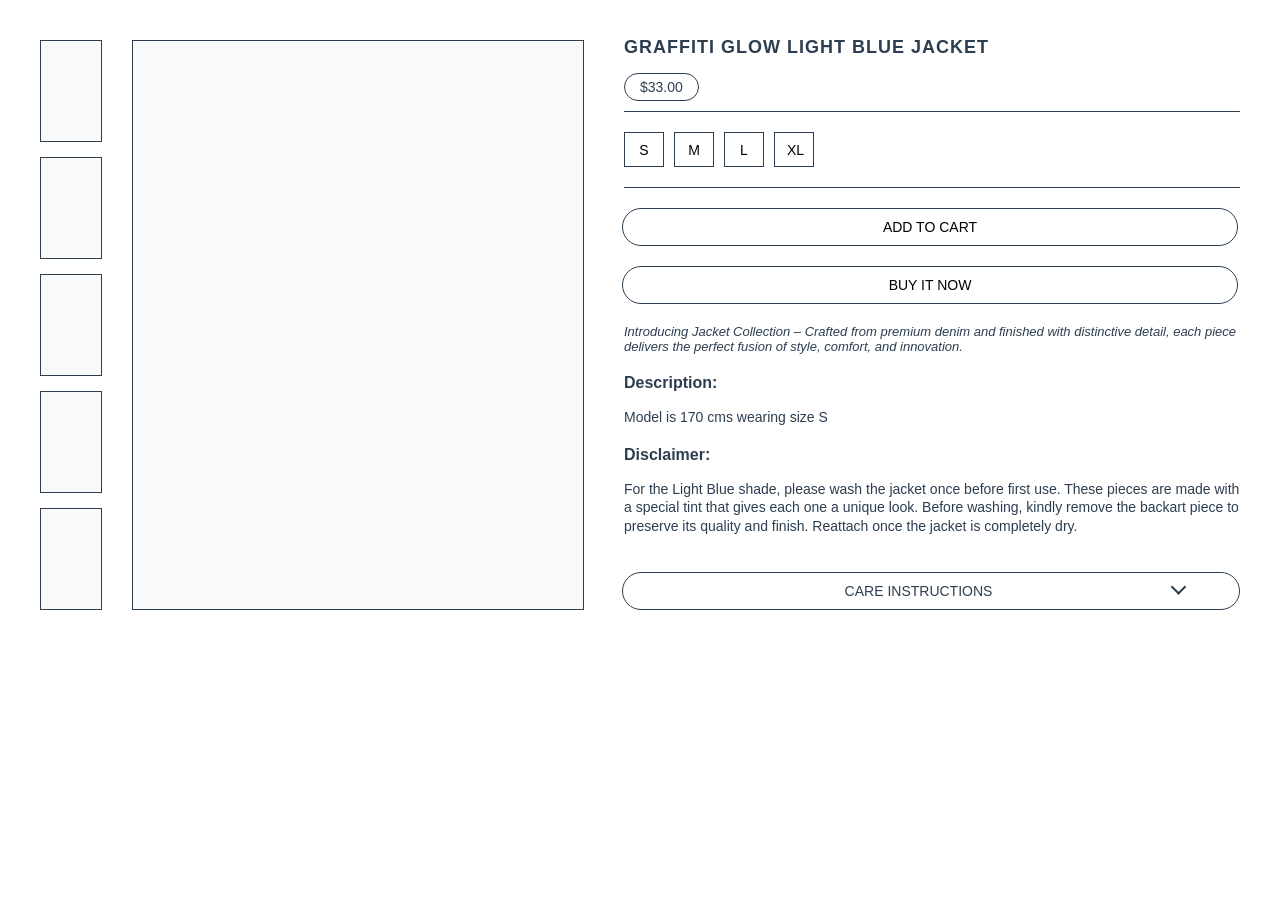
<file: list-detials.html>
<!DOCTYPE html>
<html lang="en">
<head>
<meta charset="UTF-8">
<meta name="viewport" content="width=device-width, initial-scale=1.0">
<title>Product Page</title>
<link rel="icon" href="assets/images/backlain logo png.png" type="image/png">

<style>
  body {
    font-family: Arial, sans-serif;
    margin: 0;
    padding: 40px;
    background: #fff;
    color: #2c3e50;
  }

  .container {
    display: flex;
    gap: 40px;
    max-width: 1200px;
    margin: auto;
  }

  /* Left column (placeholder cards) */
  .gallery {
    display: flex;
    gap: 30px;
  }

  .thumbnails {
    display: flex;
    flex-direction: column;
    gap: 15px;
  }

  .thumb {
    width: 60px;
    height: 100px;
    border: 1px solid #2c3e50;
    background: #f9f9f9;
  }

  .main-box {
    width: 450px;
    height: 568px;
    border: 1px solid #2c3e50;
    background: #f9f9f9;
  }

  /* Right column (product info) */
  .details {
    flex: 1;
  }

  .details h1 {
    font-size: 18px;
    letter-spacing: 1px;
    margin-bottom: 15px;
    margin-top: -3px;
    text-transform: uppercase;
  }

  .price {
    display: inline-block;
    padding: 5px 15px;
    border: 1px solid #2c3e50;
    border-radius: 20px;
    font-size: 14px;
    margin-bottom: 10px;
    
  }

  /* Horizontal bar under price */
  .price-bar {
    width: 100%;
    height: 1px;
    background: #2c3e50;
    margin-bottom: 20px;
    
  }

  /* Sizes */
  .sizes {
    display: flex;
    gap: 10px;
    margin-bottom: 10px;
  }

  .sizes button {
    border: 1px solid #2c3e50;
    background: none;
    padding: 6px 12px;
    font-size: 14px;
    width: 40px;          /* fixed width for all */
    height: 35px;
    cursor: pointer;
    transition: 0.3s;
    margin-bottom: 10px;
  }

  .sizes button:hover {
    background: #2c3e50;
    color: #fff;
  }

  /* Horizontal bar under sizes */
  .sizes-bar {
    width: 100%;
    height: 1px;
    background: #2c3e50;
    margin-bottom: 20px;
  }

  /* Buttons */
  .btn {
    display: block;
    width: 100%;
    margin: 20px 0;
    padding: 10px;
    font-size: 14px;
    text-transform: uppercase;
    border-radius: 20px;
    cursor: pointer;
    border: 1px solid #2c3e50;
    background: none;
    transition: 0.3s;
  }

  .details .btn {
  margin-left: -2px; /* moves buttons slightly left */
}


  .btn:hover {
    background: #2c3e50;
    color: #fff;
  }

  /* Text sections */
  .intro {
    font-style: italic;
    font-size: 13px;
    margin: 20px 0;
  }

  .section-title {
    font-weight: bold;
    margin-top: 20px;
  }

  .desc {
    font-size: 14px;
    margin: 5px 0 15px;
    line-height: 1.3;
  }

  /* Care instructions dropdown */
  details {
    margin-top: 37px;
    font-size: 14px;
    position: relative;
    margin-left: -2px;
  }

  summary {
    padding: 10px 40px 10px 15px; /* extra space for arrow */
    border: 1px solid #2c3e50;
    border-radius: 20px;
    cursor: pointer;
    user-select: none;
    position: relative;
    list-style: none; /* remove default marker */
    text-align: center;
    font-weight: 500;
  }

  /* Chevron arrow (instead of symbol) */
  summary::after {
    content: "";
    position: absolute;
    right: 55px;
    top: 40%;
    width: 9px;
    height: 9px;
    border-right: 2px solid #2c3e50;
    border-bottom: 2px solid #2c3e50;
    transform: translateY(-50%) rotate(45deg); /* default closed (›) */
    transition: transform 0.3s;
  }

  /* Rotate chevron when open */
  details[open] summary::after {
    transform: translateY(-50%) rotate(225deg); /* down (˅) */
  }

  details p {
    margin-top: 10px;
    font-size: 13px;
    line-height: 1.6;
  }
</style>
</head>
<body>

<div class="container">
  <!-- Left column (cards instead of images) -->
  <div class="gallery">
    <div class="thumbnails">
      <div class="thumb"></div>
      <div class="thumb"></div>
      <div class="thumb"></div>
      <div class="thumb"></div>
      <div class="thumb"></div>
    </div>
    <div class="main-box"></div>
  </div>

  <!-- Right column -->
  <div class="details">
    <h1>Graffiti Glow Light Blue Jacket</h1>
    <span class="price">$33.00</span>
    <div class="price-bar"></div>

    <div class="sizes">
      <button>S</button>
      <button>M</button>
      <button>L</button>
      <button>XL</button>
    </div>
    <div class="sizes-bar"></div>

    <button class="btn">Add to Cart</button>
    <button class="btn">Buy it Now</button>

    <p class="intro">
      Introducing Jacket Collection – Crafted from premium denim and finished 
      with distinctive detail, each piece delivers the perfect fusion of style, 
      comfort, and innovation.
    </p>

    <p class="section-title">Description:</p>
    <p class="desc">Model is 170 cms wearing size S</p>

    <p class="section-title">Disclaimer:</p>
    <p class="desc">
      For the Light Blue shade, please wash the jacket once before first use. 
      These pieces are made with a special tint that gives each one a unique look. 
      Before washing, kindly remove the backart piece to preserve its quality 
      and finish. Reattach once the jacket is completely dry.
    </p>

    <details>
      <summary>CARE INSTRUCTIONS</summary>
      <p>
        Wash separately in cold water. Do not bleach. Line dry only. 
        Iron on low heat if necessary.
      </p>
    </details>
  </div>
</div>

</body>
</html>
</file>
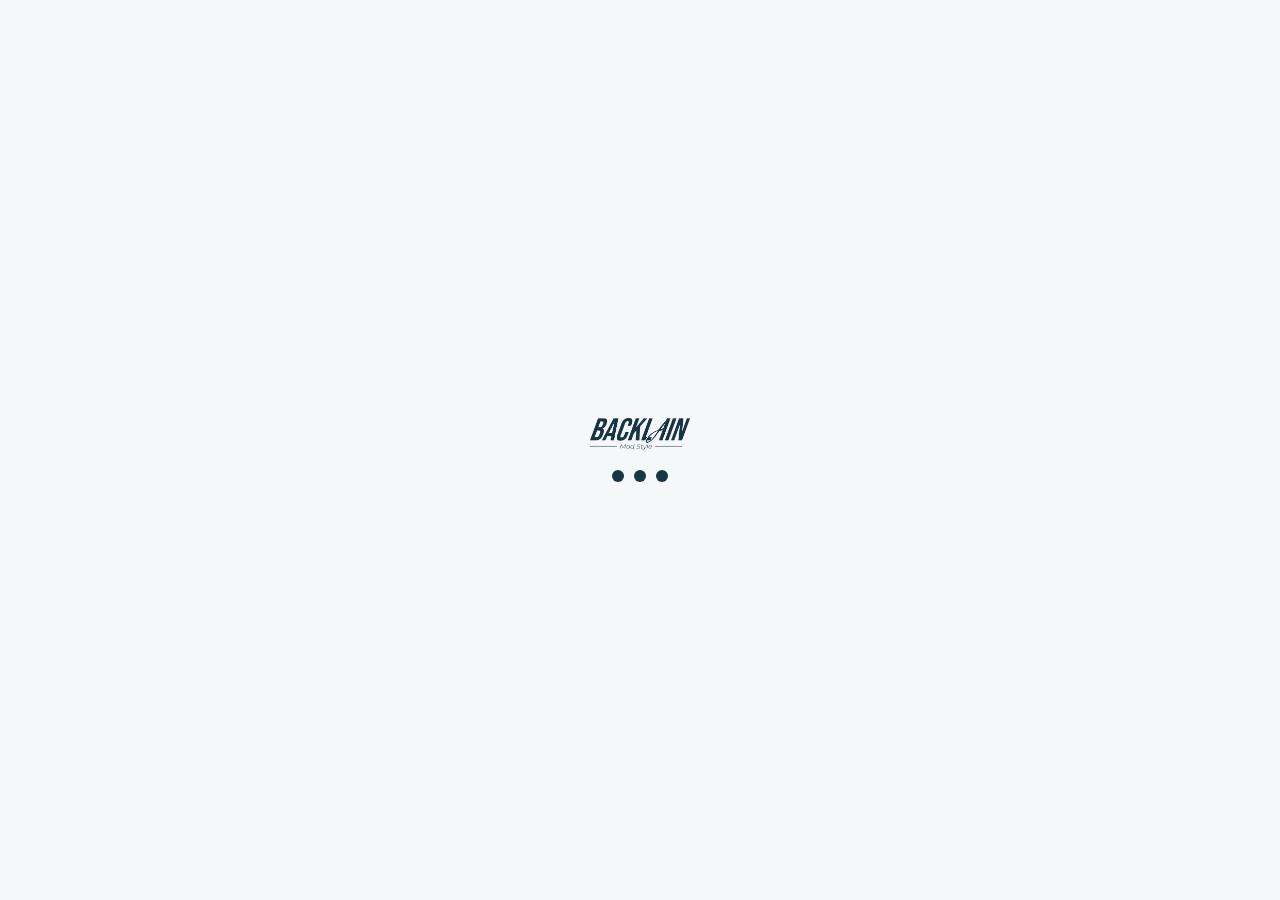
<file: login.html>
<!DOCTYPE html>
<html lang="en">
<head>
  <meta charset="UTF-8">
  <meta name="viewport" content="width=device-width, initial-scale=1.0">
  <title>Login</title>
  <link rel="icon" href="assets/images/backlain logo png.png" type="image/png">
  <link rel="stylesheet" href="assets/css/style.css">
</head>
<body>

  <div id="preloader">
    <img src="assets/images/backlain logo png.png" alt="Backlain Logo">
    <div class="loader-dots">
      <div></div>
      <div></div>
      <div></div>
    </div>
  </div>

  <div class="lr-wrapper">
    <div class="lr-logo">
      <img src="assets/images/backlain logo png.png" alt="Logo">
    </div>

    <!-- Login Form -->
    <form id="lr-loginForm" class="lr-form">
      <h2 class="lr-title">Sign In</h2>
      <p class="lr-desc">Enter your username/email and password</p>
      <input type="text" class="lr-input lr-username" placeholder="Username or Email" required>
      <input type="password" class="lr-input lr-password" placeholder="Password" required>
      <button type="submit" class="lr-button">Login</button>

      <div class="lr-bottom-links">
        <span>Don’t have an account? <a href="register.html">Register</a></span>
        <a href="forgot-password.html" class="lr-forgot">Forgot Password?</a>
      </div>
    </form>
  </div>

  <script src="assets/js/main.js"></script>

</body>
</html>
</file>
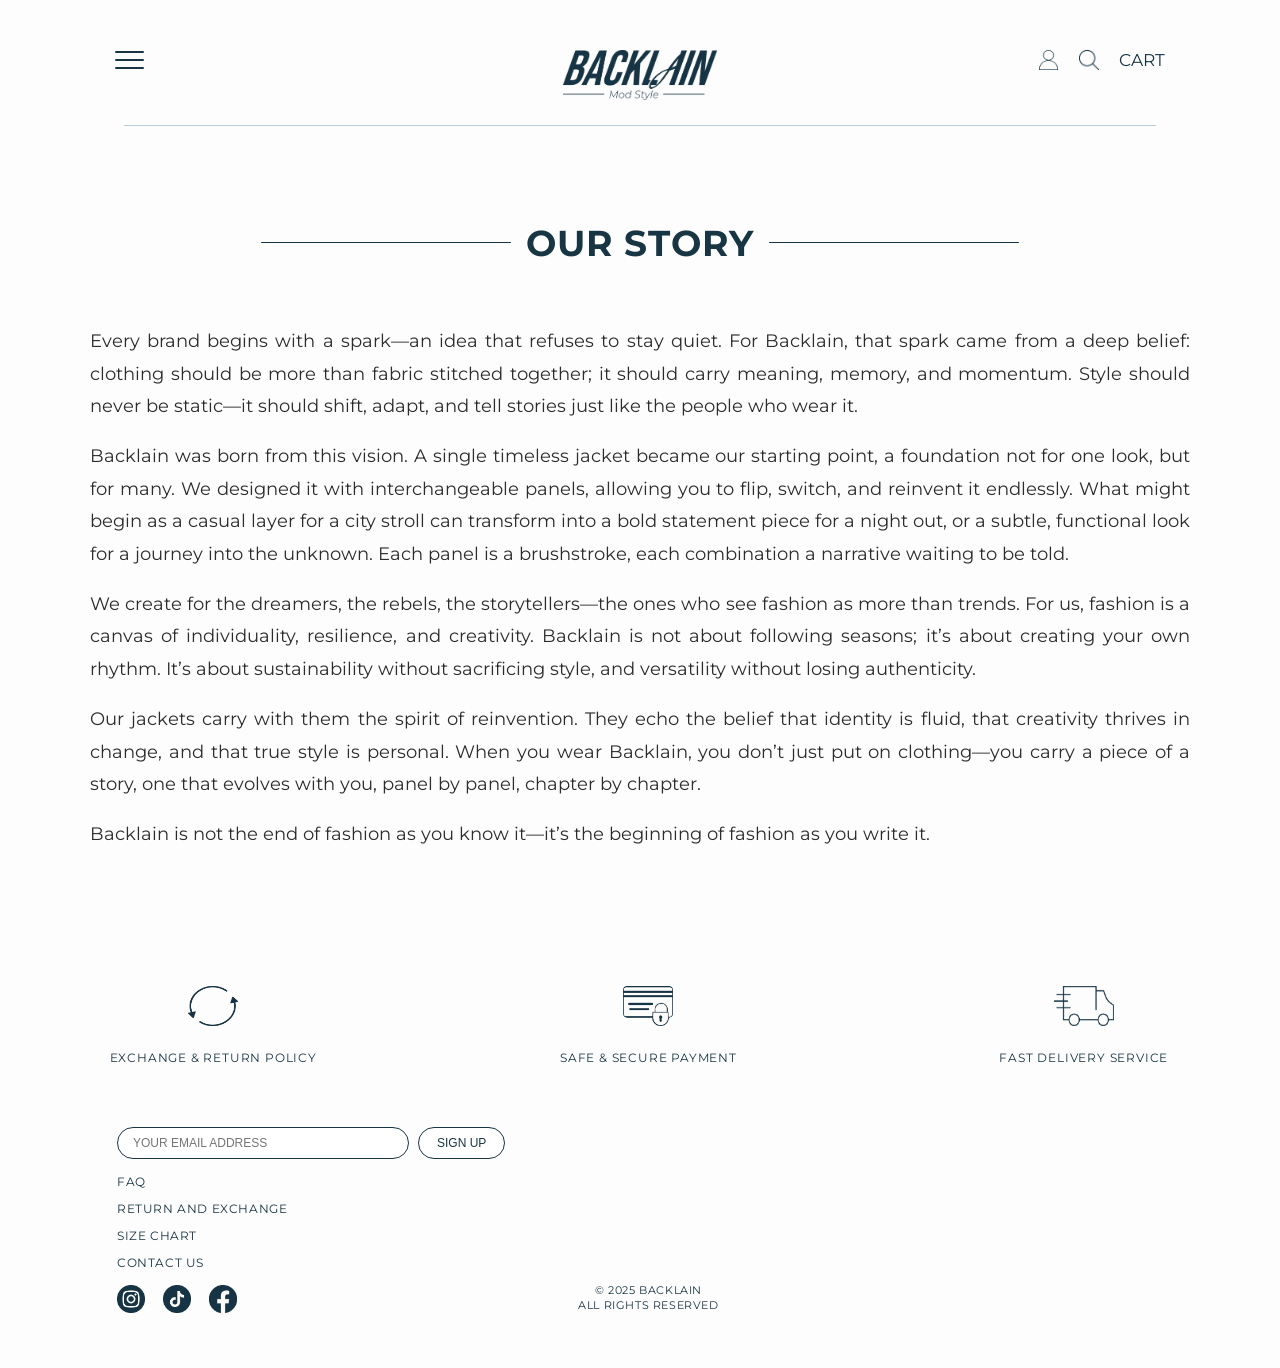
<file: Our-Story.html>
<!DOCTYPE html>
<html lang="en">
<head>
  <meta charset="UTF-8">
  <meta name="viewport" content="width=device-width, initial-scale=1.0">
  <title>Backlain Menu Clone</title>
  <link rel="stylesheet" href="assets/css/dash.css">
  <link rel="stylesheet" href="https://cdnjs.cloudflare.com/ajax/libs/font-awesome/6.5.0/css/all.min.css">
<link href="https://fonts.googleapis.com/css2?family=Montserrat:wght@400;600;700;900&display=swap" rel="stylesheet">
  <link href="https://fonts.googleapis.com/icon?family=Material+Icons+Outlined" rel="stylesheet">
</head>
<body>

  <!-- Header -->
  <div class="header">
    <!-- Hamburger toggle (always visible) -->
    <div id="hamburger" class="hamburger">
      <span></span>
      <span></span>
      <span></span>
    </div>

          <!-- Logo centered -->
        <div class="logo">
        <a href="index.html">
          <img src="assets/images/backlain logo png.png" alt="Backlain Logo">
        </a>
      </div>


    <!-- Icons -->
    <div class="icons">
  <!-- Your user icon -->
  <img src="assets/images/header-01.png" alt="User" class="icon-img">

  <!-- Your search icon -->
<img src="assets/images/header-02.png" alt="Search" class="icon-img icon-search">

<img src="assets/images/cart icon-01.png" alt="Cart" class="cart-icon">
  <!-- Cart link -->
  <a href="cart.html" class="cart-link">
    <span class="cart-text">CART</span>
  </a>
</div>
  </div>

  <!-- Divider -->
  <div class="divider"></div>

 

  <!-- Menu Links -->
  <div class="menu" id="menu">
    <!-- X button on far right -->
    <div class="close-btn" id="closeBtn">
      <i class="fas fa-times"></i>
      
    </div>
    <a href="Jacket-collection.html">JACKET COLLECTION</a>
    <a href="Backart-Collection.html">BACKART COLLECTION</a>
    <a href="Sales.html">SALE</a>
    <a href="Our-Story.html">ABOUT</a>
    <a href="login.html">LOG IN</a>
  </div>


   <!-- Search Bar -->
 <div class="search-bar-wrapper hidden" id="searchWrapper">
  <input type="text" placeholder="Search" class="search-bar">
</div>





    <!-- Our Story Section -->
  <section class="our-story">
    <div class="container">
     <div class="story-title">
  <span class="bar"></span>
  <h1>Our Story</h1>
  <span class="bar"></span>
</div>

      <p>
        Every brand begins with a spark—an idea that refuses to stay quiet. For Backlain, that spark came from a deep belief: clothing should be more than fabric stitched together; it should carry meaning, memory, and momentum. Style should never be static—it should shift, adapt, and tell stories just like the people who wear it.
      </p>
      <p>
        Backlain was born from this vision. A single timeless jacket became our starting point, a foundation not for one look, but for many. We designed it with interchangeable panels, allowing you to flip, switch, and reinvent it endlessly. What might begin as a casual layer for a city stroll can transform into a bold statement piece for a night out, or a subtle, functional look for a journey into the unknown. Each panel is a brushstroke, each combination a narrative waiting to be told.
      </p>
      <p>
        We create for the dreamers, the rebels, the storytellers—the ones who see fashion as more than trends. For us, fashion is a canvas of individuality, resilience, and creativity. Backlain is not about following seasons; it’s about creating your own rhythm. It’s about sustainability without sacrificing style, and versatility without losing authenticity.
      </p>
      <p>
        Our jackets carry with them the spirit of reinvention. They echo the belief that identity is fluid, that creativity thrives in change, and that true style is personal. When you wear Backlain, you don’t just put on clothing—you carry a piece of a story, one that evolves with you, panel by panel, chapter by chapter.
      </p>
      <p>
        Backlain is not the end of fashion as you know it—it’s the beginning of fashion as you write it.
      </p>
    </div>
  </section>



  <footer>
    <!-- Top Icons -->
    <div class="footer-top">
      <div class="footer-icon">
        <img src="assets/images/icons-01.png" alt="Exchange">
        <p>Exchange & Return Policy</p>
      </div>
      <div class="footer-icon">
        <img src="assets/images/icons-02.png" alt="Payment">
        <p>Safe & Secure Payment</p>
      </div>
      <div class="footer-icon">
        <img src="assets/images/icons-03.png" alt="Delivery" style="width: 60px; height: 40px;">
        <p>Fast Delivery Service</p>
      </div>
    </div>

    <!-- Content aligned left, shifted right -->
    <div class="footer-content">
      <!-- Newsletter -->
      <div class="newsletter">
        <input type="email" placeholder="YOUR EMAIL ADDRESS">
        <button>Sign Up</button>
      </div>

      <!-- Links stacked vertically -->
      <div class="footer-links">
        <a href="FAQ.html">FAQ</a>
        <a href="policy.html">Return and Exchange</a>
        <a href="size-chart.html">Size Chart</a>
        <a href="contact.html">Contact Us</a>
      </div>

      <!-- Social Icons -->
      <div class="socials">
        <a href="#"><img src="assets/images/social media icons-01.png" alt="Instagram"></a>
        <a href="#"><img src="assets/images/social media icons-02.png" alt="TikTok"></a>
        <a href="#"><img src="assets/images/social media icons-03.png" alt="Facebook"></a>
      </div>
    </div>

    <!-- Bottom footer -->
    <div class="footer-bottom">
      © 2025 BACKLAIN <br>
      ALL RIGHTS RESERVED
    </div>
  </footer>



  <script src="assets/js/main.js"></script>
</body>
</html>
</file>
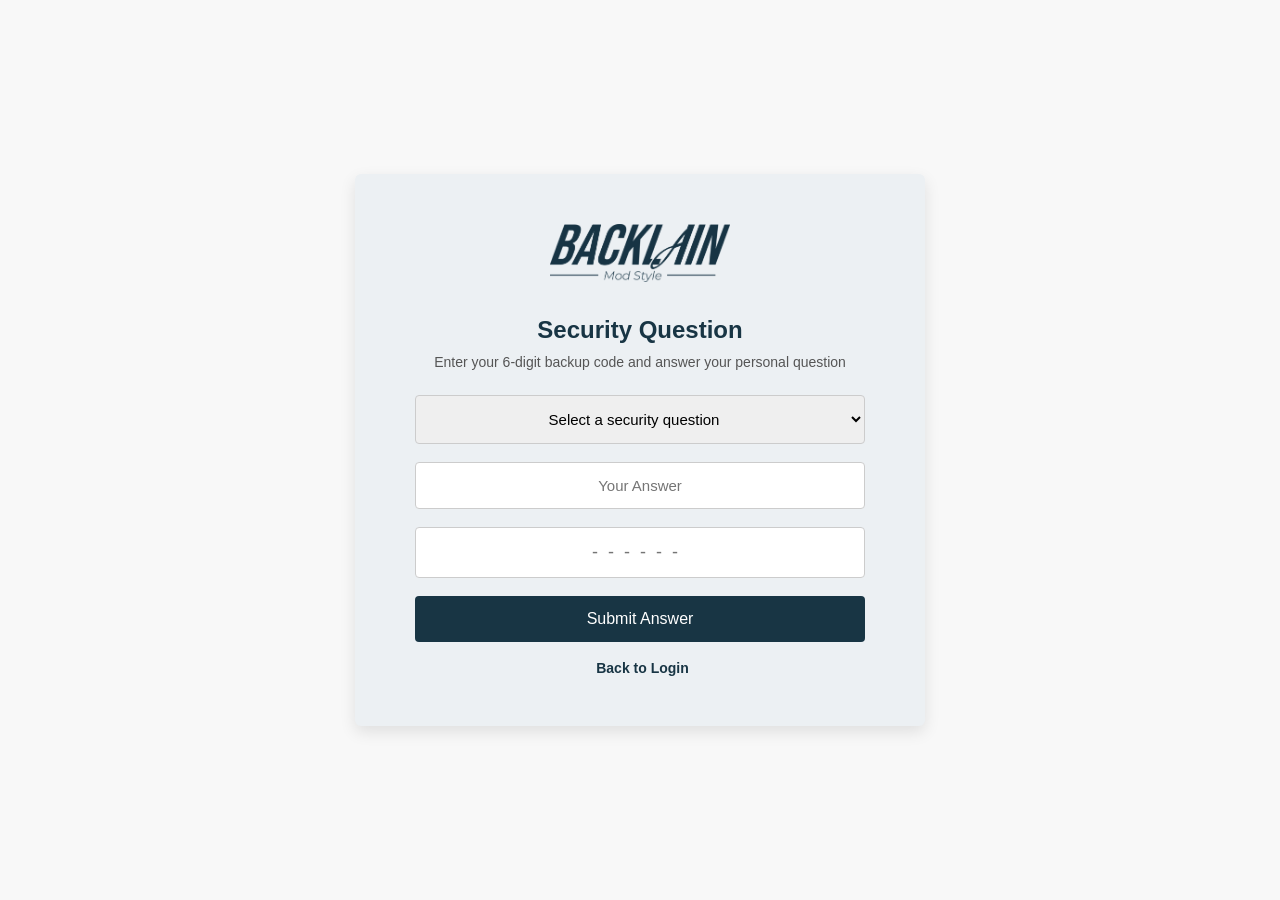
<file: personal-question.html>
<!DOCTYPE html>
<html lang="en">
<head>
  <meta charset="UTF-8">
  <meta name="viewport" content="width=device-width, initial-scale=1.0">
  <title>Security Question</title>
  <link rel="icon" href="assets/images/backlain logo png.png" type="image/png">
  <link rel="stylesheet" href="assets/css/style.css"> <!-- your combined CSS file -->
</head>
<body>

  <div class="sq-wrapper">
    <div class="sq-logo">
      <img src="assets/images/backlain logo png.png" alt="Logo">
    </div>

    <!-- Security Question Form -->
    <form id="securityQuestionForm" class="sq-form">
      <h2 class="sq-title">Security Question</h2>
      <p class="sq-desc">Enter your 6-digit backup code and answer your personal question</p>

      <!-- Security Question Dropdown -->
      <select class="sq-select" required>
        <option value="" disabled selected>Select a security question</option>
        <option value="pet">What is your pet's name?</option>
        <option value="school">What is your first school's name?</option>
        <option value="mother">What is your mother's maiden name?</option>
        <option value="city">In which city were you born?</option>
      </select>

      <!-- Answer Input -->
      <input type="text" placeholder="Your Answer" class="sq-input" required>

      <!-- 6-digit backup code input -->
      <input type="text" class="sq-input sq-backup" placeholder="------" maxlength="6" pattern="\d{6}" title="Enter 6-digit code" required>

      <button type="submit" class="sq-button">Submit Answer</button>

      <!-- Bottom link -->
      <div class="sq-bottom-links">
        <span><a href="#">Back to Login</a></span>
      </div>
    </form>
  </div>

</body>
</html>
</file>
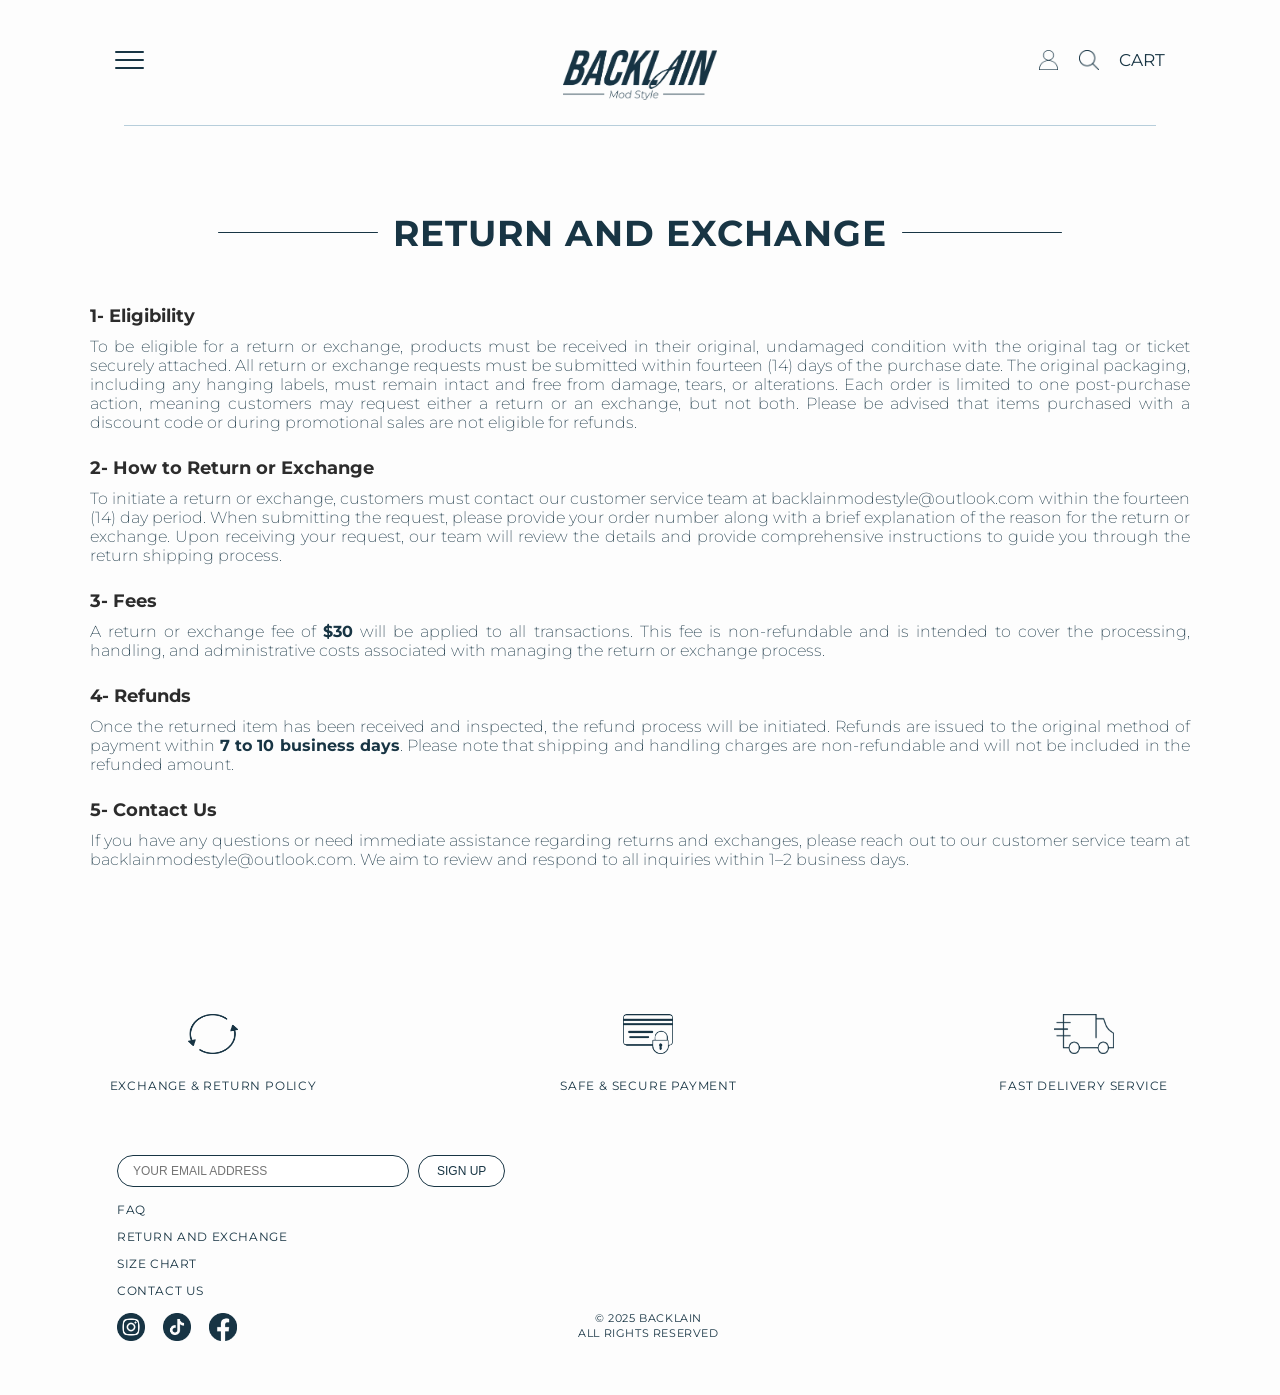
<file: policy.html>
<!DOCTYPE html>
<html lang="en">
<head>
  <meta charset="UTF-8">
  <meta name="viewport" content="width=device-width, initial-scale=1.0">
  <title>Backlain Policy</title>
  <link rel="stylesheet" href="assets/css/dash.css">
  <link rel="stylesheet" href="https://cdnjs.cloudflare.com/ajax/libs/font-awesome/6.5.0/css/all.min.css">
  <link href="https://fonts.googleapis.com/css2?family=Montserrat:wght@400;600;700;900&display=swap" rel="stylesheet">
  <link href="https://fonts.googleapis.com/icon?family=Material+Icons+Outlined" rel="stylesheet">
</head>
<body>

  <!-- =================== Header =================== -->
  <div class="header">
    <!-- Hamburger toggle (always visible) -->
    <div id="hamburger" class="hamburger">
      <span></span>
      <span></span>
      <span></span>
    </div>

    <!-- Logo centered -->
    <div class="logo">
      <a href="index.html">
        <img src="assets/images/backlain logo png.png" alt="Backlain Logo">
      </a>
    </div>

    <!-- Icons -->
    <div class="icons">
  <!-- Your user icon -->
  <img src="assets/images/header-01.png" alt="User" class="icon-img">

  <!-- Your search icon -->
<img src="assets/images/header-02.png" alt="Search" class="icon-img icon-search">


<img src="assets/images/cart icon-01.png" alt="Cart" class="cart-icon">
  <!-- Cart link -->
  <a href="cart.html" class="cart-link">
    <span class="cart-text">CART</span>
  </a>
</div>
  </div>

  <!-- Divider -->
  <div class="divider"></div>

  <!-- Menu Links -->
  <div class="menu" id="menu">
    <div class="close-btn" id="closeBtn">
      <i class="fas fa-times"></i>
    </div>
    <a href="Jacket-collection.html">JACKET COLLECTION</a>
    <a href="Backart-Collection.html">BACKART COLLECTION</a>
    <a href="Sales.html">SALE</a>
    <a href="Our-Story.html">ABOUT</a>
    <a href="login.html">LOG IN</a>
  </div>

  <!-- Search Bar -->
  <div class="search-bar-wrapper hidden" id="searchWrapper">
    <input type="text" placeholder="Search" class="search-bar">
  </div>
  <!-- ================== End Header ================== -->


  <!-- ================== Policy Section ================== -->
  <section class="policy-wrapper">
    <div class="policy-title">
      <span class="bar"></span>
      <h1>Return and Exchange</h1>
      <span class="bar"></span>
    </div>

    <div class="policy-section">
      <h2>1- Eligibility</h2>
      <p>To be eligible for a return or exchange, products must be received in their original, undamaged condition with the original tag or ticket securely attached. All return or exchange requests must be submitted within fourteen (14) days of the purchase date. The original packaging, including any hanging labels, must remain intact and free from damage, tears, or alterations. Each order is limited to one post-purchase action, meaning customers may request either a return or an exchange, but not both. Please be advised that items purchased with a discount code or during promotional sales are not eligible for refunds.</p>
    </div>

    <div class="policy-section">
      <h2>2- How to Return or Exchange</h2>
      <p>To initiate a return or exchange, customers must contact our customer service team at <a href="mailto:backlainmodestyle@outlook.com">backlainmodestyle@outlook.com</a> within the fourteen (14) day period. When submitting the request, please provide your order number along with a brief explanation of the reason for the return or exchange. Upon receiving your request, our team will review the details and provide comprehensive instructions to guide you through the return shipping process.</p>
    </div>

    <div class="policy-section">
      <h2>3- Fees</h2>
      <p>A return or exchange fee of <strong>$30</strong> will be applied to all transactions. This fee is non-refundable and is intended to cover the processing, handling, and administrative costs associated with managing the return or exchange process.</p>
    </div>

    <div class="policy-section">
      <h2>4- Refunds</h2>
      <p>Once the returned item has been received and inspected, the refund process will be initiated. Refunds are issued to the original method of payment within <strong>7 to 10 business days</strong>. Please note that shipping and handling charges are non-refundable and will not be included in the refunded amount.</p>
    </div>

    <div class="policy-section">
      <h2>5- Contact Us</h2>
      <p>If you have any questions or need immediate assistance regarding returns and exchanges, please reach out to our customer service team at <a href="mailto:backlainmodestyle@outlook.com">backlainmodestyle@outlook.com</a>. We aim to review and respond to all inquiries within 1–2 business days.</p>
    </div>
  </section>
  <!-- ================== End Policy Section ================== -->


  <!-- ================== Footer ================== -->
  <footer>
    <div class="footer-top">
      <div class="footer-icon">
        <img src="assets/images/icons-01.png" alt="Exchange">
        <p>Exchange & Return Policy</p>
      </div>
      <div class="footer-icon">
        <img src="assets/images/icons-02.png" alt="Payment">
        <p>Safe & Secure Payment</p>
      </div>
      <div class="footer-icon">
        <img src="assets/images/icons-03.png" alt="Delivery" style="width: 60px; height: 40px;">
        <p>Fast Delivery Service</p>
      </div>
    </div>

    <div class="footer-content">
      <div class="newsletter">
        <input type="email" placeholder="YOUR EMAIL ADDRESS">
        <button>Sign Up</button>
      </div>

      <div class="footer-links">
        <a href="FAQ.html">FAQ</a>
        <a href="policy.html">Return and Exchange</a>
        <a href="size-chart.html">Size Chart</a>
        <a href="contact.html">Contact Us</a>
      </div>

      <div class="socials">
        <a href="#"><img src="assets/images/social media icons-01.png" alt="Instagram"></a>
        <a href="#"><img src="assets/images/social media icons-02.png" alt="TikTok"></a>
        <a href="#"><img src="assets/images/social media icons-03.png" alt="Facebook"></a>
      </div>
    </div>

    <div class="footer-bottom">
      © 2025 BACKLAIN <br>
      ALL RIGHTS RESERVED
    </div>
  </footer>
  <!-- ================== End Footer ================== -->

  <script src="assets/js/main.js"></script>
</body>
</html>
</file>
<file: assets/css/dash.css>
/* ===== BODY ===== */
body {
  margin: 0;
  font-family: 'Montserrat', sans-serif;
  background-color: #fdfdfd;
  color: #2c2c2c;
  overflow-x: hidden;

}

/* ===== HEADER ===== */
.header {
  display: flex;
  justify-content: space-between;
  align-items: center;
  padding: 20px 9%;
  position: relative;
  margin-top: 30px;
}

/* Hamburger */
.hamburger {
  width: 29px;
  cursor: pointer;
  display: flex;
  flex-direction: column;
  justify-content: space-between;
  height: 18px;
  color: #183544;
}
.hamburger span {
  display: block;
  height: 2px;
  background: #183544;
  border-radius: 2px;
}

/* Logo */
.logo {
  position: absolute;
  top: 20px;
  left: 50%;
  transform: translateX(-50%);
}
.logo img {
  height: 50px;
}

.icons {
  display: flex;
  align-items: center;
  gap: 20px;           /* space between icons and cart */
  cursor: pointer;
}

.icon-img {
  width: 20px;         /* size of your icons */
  height: 20px;
  object-fit: contain;  /* keeps icons proportionate */
}

.cart-link {
  text-decoration: none;
  color: #183544;
  font-size: 17px;
}
.cart-icon {
  display: none;      /* hide icon by default */
  object-fit: contain;
}

/* Divider */
.divider {
  height: 0.5px;
  background: #b7cedb;
  margin: 0 124px;
  position: relative;
  top: 35px;
}


/* ===== SEARCH BAR ===== */
.search-bar-wrapper {
  position: relative;
  display: flex;
  justify-content: center;
  margin-top: 40px;
  margin-bottom: 20px;
}

.search-bar {
  width: 80%;
  max-width: 600px;
  padding: 10px 40px 10px 15px; /* right padding for icon */
  border-radius: 25px;
  border: 1px solid #2c2c2c;
  font-size: 16px;
  outline: none;
  box-sizing: border-box;
}

.search-bar:focus {
  border-color: #183544;
  box-shadow: 0 0 5px rgba(24, 53, 68, 0.5);
}

/* .search-icon {
  position: absolute;
  top: 50%;
  right: calc((100% - 43%) / 2 + 15px);
  transform: translateY(-50%);
  font-size: 18px;
  color: #2c2c2c;
  pointer-events: none;
} */

/* Hidden by default */
.search-bar-wrapper.hidden {
  display: none;
}

/* ===== MENU (Dropdown) ===== */
.menu {
  max-height: 0;
  overflow: hidden;
  transition: max-height 0.4s ease;
  padding: 20px 9%;
  text-align: left;
  position: relative;
  top: 30px;
}

.menu.show {
  max-height: 500px;
}

.menu a {
  display: block;
  font-size: 16px;
  margin: 18px 0;
  text-decoration: none;
  color: #183544;
  text-transform: uppercase;
  letter-spacing: 1px;
}

/* Close button */
.close-btn {
  font-size: 32px;
  position: absolute;
  top: 25px;
  right: 123px;
  cursor: pointer;
  display: none;
  color: #183544;
}

@media (max-width: 410px) {

  body {
  overflow-x: hidden;

}
  
  .header {
    padding: 20px 3%; /* reduce left/right padding */
  }

  .logo img {
  height: 28px;
}

.hamburger {
  padding: 0 6%;
}

  .icons {
  gap: 10px;  
  padding: 0 3.1%;         /* space between icons and cart */
}

.icon-img {
  width: 17px;         /* size of your icons */
  height: 20px;
  object-fit: contain;  /* keeps icons proportionate */
}

 .cart-link .cart-text {
    display: none; /* hide the text */
  }

  .cart-icon {
    display: inline;/* show the cart icon */
    width: 17px;        /* adjust size */
    height: 20px;
    object-fit: contain;
  }

/* Divider */
.divider {
  height: 0.5px;
  background: #b7cedb;
  margin: 0 9%;
  top: 10px;
}

.close-btn {
  top: 25px;
  right: 9%;

 }

}

/*================== End of Header ==================*/



/* ================== OUR STORY SECTION ============ */
.our-story {
  padding: 80px 20px;
  background-color: #fdfdfd; /* or any subtle background */
  color: #2c2c2c;
  font-family: 'Montserrat', sans-serif;
}

.our-story .container {
  max-width: 1100px;
  margin: 0 auto;
  line-height: 1.8;
}

.our-story h2 {
  font-size: 36px;
  text-align: center;
  margin-bottom: 50px;
  font-weight: bold;
}

.our-story p {
  font-size: 18px;
  margin-bottom: 15px;
  text-align: justify;
  
}

/* ===== Unique OUR STORY Title ===== */
.story-title {
  display: flex;
  align-items: center;
  justify-content: center;
  gap: 15px;
  margin-bottom: 50px; /* space below the title */
}

.story-title h1 {
  font-size: 36px;
  font-weight: bold;
  margin: 0;
  text-transform: uppercase;
  text-align: center;
  letter-spacing: 1px;
  color: #183544;
}

.story-title .bar {
  flex: 1;
  max-width: 250px;   /* adjust bar width */
  height: 1px;        /* thickness of bar */
  background: #183544; /* color of bar */
  border-radius: 2px;
}


/**================== End of Our Story Section ==================*/





/* ===== Main Collection Title ===== */

.main-collection-title {
  display: flex;
  align-items: center;
  justify-content: center;
  gap: 15px;
  margin: 40px 0 20px;
  font-family: 'Montserrat', sans-serif;

}

.main-collection-title h2 {
  font-size: 28px;
  font-weight: 700;
  color: #183544;
  margin: 0;
}

.main-collection-title .bar {
  flex: 1;
  height: 1px;
  max-width: 300px; /* control length of bars */
  background: #183544;
  border-radius: 2px;
}


@media screen and (max-width: 410px) {
  
  .main-collection-title h2 {
  font-size: 22px;
  font-weight: 700;
}

.main-collection-title .bar {
  height: 1px;
  max-width: 13%; /* control length of bars */
}

.main-collection-title {
  gap: 2%;
}

}

/*================== End of Main Collection Title ==================*/



/* ====================== PRODUCT GRID SECTION ===================== */


.collection {
  padding: 30px 20px;
  text-align: center;
  color: #183544;
  font-family: 'Montserrat', sans-serif;

}

.collection h2 {
  font-size: 20px;
  letter-spacing: 1px;
  margin-bottom: 10px;
  
}

.collection .view-all {
  background: none;
  border: 1px solid #183544;
  border-radius: 20px;
  padding: 6px 20px;
  font-size: 13px;
  margin-bottom: 30px;
  cursor: pointer;
  transition: 0.3s;
  font-family: 'Montserrat', sans-serif;
  color: #183544;

}
.collection .view-all:hover {
  background: #2c3e50;
  color: #fff;
}

/* Grid layout */
.items {
  display: grid;
  grid-template-columns: repeat(auto-fit, minmax(240px, 1fr));
  gap: 30px;
  max-width: 1100px;
  margin: auto;
}

/* Card image box */
.item .img-box {
  border: 1px solid #183544;
  height: 300px;
  position: relative;
  background: #f8f9fa;
  transition: transform 0.3s ease, border-color 0.3s ease;
}
.item .img-box:hover {
  transform: translateY(-5px);
}

/* Active border */
.item.active .img-box {
  border-color: #dbe1e8;
}

/* Heart */
.heart {
  position: absolute;
  top: 10px;
  right: 10px;
  font-size: 20px;
  color: #7f8c8d;
  cursor: pointer;
  user-select: none;
}
.item.active .heart {
  color: #183544;
}

/* Product details under the box */
.item h3 {
  font-size: 13px;
  font-weight: normal;
  margin: 12px 0 6px 0;
  text-transform: uppercase;
  letter-spacing: 0.5px;
}

.price {
  background: none;
  border: 1px solid #183544;
  border-radius: 20px;
  padding: 4px 15px;
  font-size: 13px;
  cursor: pointer;
  font-family: 'Montserrat', sans-serif;
  color: #183544;
}


.price:hover {
  background: #2c3e50;
  color: #fff;
}

/* Responsive */
@media (max-width: 600px) {
  .items {
    grid-template-columns: repeat(auto-fit, minmax(160px, 1fr));
  }
  .item .img-box {
    height: 220px;
  }
}


/* Responsive */
@media (max-width: 410px) {
  .items {
    grid-template-columns: repeat(auto-fit, minmax(155px, 1fr));
  }
  .item .img-box {
    height: 220px;
  }
}



/* ================== BACKLAIN JOURNEY SECTION ================== */

.backlain-journey {
  position: relative;
  color: #183544;
  font-family: 'Montserrat', sans-serif;
  padding: 60px 20px;
}

.journey-container {
  max-width: 1100px;
  margin: 0 auto;
  display: flex;
  justify-content: space-between;
  align-items: flex-start;
}

.journey-image {
  width: 48%;
  height: 400px;
  border: 2px solid #183544;
  display: flex;
  align-items: center;
  justify-content: center;
  background: #f9f9f9;
}

.journey-image span {
  font-size: 14px;
  color: #666;
}

.journey-text {
  width: 48%;
  margin-top: -20px;
}

.journey-title {
  font-size: 20px;
  font-weight: 700;
  color: #183544;
  margin-bottom: 5px;
}

.journey-subtitle {
  font-size: 18px;
  color: #183544;
  margin-bottom: 40px;
}

.journey-heading {
  font-size: 20px;
  font-weight: 700;
  color: #183544;
  margin-bottom: 10px;
}

.journey-paragraph {
  font-size: 18px;
  line-height: 1.1;
  color: #183544;
  margin-bottom: 45px;
  text-align: justify;
  margin-top: 10px;
}

.journey-tagline {
  font-size: 22px;
  font-weight: 400;
  font-style: italic;
  margin-top: 15px;
}

.journey-icon-logo {
  position: absolute;
  right: -20px;
  bottom: -90px;
  width: 400px; /* adjust icon size */
  height: 400px;
}

.journey-icon-logo img {
  width: 100%;
  height: 100%;
  object-fit: contain;
}


/* Responsive */
@media (max-width: 768px) {
  .journey-container {
    flex-direction: column;
    align-items: center;
  }

  .journey-image,
  .journey-text {
    width: 100%;
  }

  .journey-circle-logo {
    position: static;
    margin: 40px auto 0;
  }
}


@media (max-width: 410px) {

  .journey-title {
  font-size: 18px;
  padding-top: 20px;
}

.journey-subtitle {
  font-size: 14px;
  color: #183544;
  margin-bottom: 40px;
}

.journey-tagline {
  font-size: 18px;
  margin-top: 15px;
}

.journey-icon-logo {
  position: absolute;
  left: 50%;
  bottom: -21.5%;
  width: 70%; /* adjust icon size */
  height: 60%;
}

.journey-icon-logo img {
  width: 100%;
  height: 100%;
  object-fit: contain;
}

.journey-paragraph {
  font-size: 14px;
    line-height: 1.3;

}

.journey-heading {
  font-size: 18px;
  margin-bottom: 10px;
}
  
}



/*================== End of Backlain Journey Section ==================*/


/* ================== OUR Sales SECTION ================== */

/* Sale Badge Style */
.sale-badge {
  position: absolute;
  bottom: 0;
  right: 0;
  background-color: #183544; /* same dark blue as screenshot */
  color: #fff;
  font-size: 14px;
  font-weight: bold;
  padding: 6px 16px;
  border-top-left-radius: 20px;
  border-bottom-left-radius: 17px;
}
.img-box {
  position: relative;
  width: 100%;
  height: 250px; /* adjust as needed */
  border: 1px solid #ddd;
}
.heart {
  position: absolute;
  top: 8px;
  right: 8px;
  color: #183544;
}

.sales-title .bar {
  max-width: 300px; /* 👈 adjust bar width here */
  height: 1px;      /* 👈 adjust thickness/height */
  background: #183544; /* example: dark red for sales */
}

.price-box {
  display: flex;
  justify-content: center;
  align-items: center;
  gap: 12px; /* space between old and new price */
  margin-top: 5px;
}

.old-price {
  text-decoration: line-through;
  color: #183544;
  font-size: 14px;
  border: 1px solid #183544;
  border-radius: 15px;
  padding: 2px 8px;
}

.new-price {
  color: #183544;
  font-size: 14px;
  font-weight: bold;
}

.discount {
  display: block;
  margin-top: 7px;
  text-align: center;
  color: red;
  font-size: 14px;
  font-weight: bold;
}


/* ================== End OUR Sales SECTION ================= */





/* ================== UNIQUE FAQ SECTION ================== */

 /* ===== UNIQUE FAQ WRAPPER ===== */
  
  .faq-wrapper-unique {
    padding: 30px 20px;
    max-width: 1100px;
    margin: 0 auto;
  }

  /* ===== FAQ TITLE WITH BARS ===== */


  .main-collection-title h1 {
    font-size: 36px;
    font-weight: bold;
    margin: 0;
    color: #183544;
    text-align: center;
  }

  /* ===== FAQ SECTIONS ===== */
  .faq-section-unique {
    margin-bottom: 25px;
  }

  .faq-section-unique h2 {
    font-size: 18px;
    font-weight: 600;
    margin: 0 0 10px 0;
    color: #183544;
  }

  .faq-section-unique p {
    font-size: 17px;
    margin: 0;
    font-weight: 200;
    text-align: justify;
    color: #183544;
  }

  a {
    color: #183544;
    text-decoration: none;
  }

  a:hover {
    text-decoration: underline;
  }

  .faq-title .bar {
  max-width: 300px;  /* 👈 adjust FAQ bar width */
  height: 1px;       /* 👈 adjust FAQ bar thickness */
  background: #183544; /* 👈 custom FAQ color */
}
.faq-title {
  margin-bottom: 50px;
}


@media (max-width: 410px) {

  .main-collection-title h1 {
    font-size: 26px;
  }

    .faq-title .bar {
  max-width: 133px;  /* 👈 adjust FAQ bar width */
}

.faq-wrapper-unique {
    padding: 5px 37px;
  }
}

  /*================== End of Unique FAQ Section ==================*/



/* ================== POLICY SECTION ================== */

.policy-wrapper {
    padding: 80px 20px;
    max-width: 1100px;
    margin: 0 auto;
  }

  /* ==== Special Policy Title Style ==== */
  .policy-title {
    display: flex;
    align-items: center;
    justify-content: center;
    margin-bottom: 50px;
    gap: 15px;
  }

  .policy-title h1 {
    font-size: 36px;
    font-weight: bold;
    margin: 0;
    text-transform: uppercase;
    text-align: center;
    letter-spacing: 1px;
    color: #183544;
  }

  .policy-title .bar {
    flex: 1;
    height: 1px;
    max-width: 160px; /* shorter bars for policy */
    background: #183544; /* special dark blue */
    border-radius: 2px;
  }

  /* ==== Policy Sections ==== */
  .policy-section {
    margin-bottom: 25px;
  }

  .policy-section h2 {
    font-size: 18px;
    font-weight: bold;
    margin: 0 0 10px 0;
  }

  .policy-section p {
    font-size: 16px;
    margin: 0;
    text-align: justify;
    color: #183544;
    font-weight: 200;
  }

  a {
    color: #183544;
    text-decoration: none;
  }

  a:hover {
    text-decoration: underline;
  }


  @media (max-width: 410px) {

  .policy-title h1 {
    font-size: 20px;
  }

    .policy-title .bar {
display: none;
}
}
/*================== End of Policy Section ==================*/



/* ================== CONTACT SECTION ================== */

 .unique-contact-wrapper {
      max-width: 1100px;
      margin: 10px auto;
      padding: 40px;
      text-align: center;
      border-radius: 10px;
    }

.unique-contact-wrapper h2 {
      font-size: 23px;
      font-weight: bold;
      text-transform: uppercase;
      margin-bottom: 10px;
    }

    .unique-contact-wrapper p {
      font-size: 19px;
      color: #333;
      margin-bottom: 40px;
    }

    /* Email link styled like text */
    .unique-contact-wrapper p a.unique-email-link {
      color: inherit;
      text-decoration: none;
    }

    .unique-contact-form {
      display: flex;
      flex-direction: column;
      gap: 20px;
      text-align: left;
    }

    .unique-form-row {
      display: flex;
      gap: 20px;
    }

    .unique-form-row input {
      flex: 1;
    }

    .unique-form-input, 
    .unique-form-textarea {
      width: 100%;
      padding: 12px;
      border: 1px solid #333;
      font-size: 14px;
      outline: none;
      box-sizing: border-box;
      border-radius: 5px;
    }

    .unique-form-textarea {
      min-height: 120px;
      resize: none;
    }

    .unique-submit-button {
      background: #0e2431;
      color: #fff;
      border: none;
      padding: 14px;
      text-transform: uppercase;
      cursor: pointer;
      width: 200px;
      margin: 20px auto 0;
      font-size: 14px;
      font-weight: bold;
      border-radius: 5px;
      transition: background 0.3s;
    }

    .unique-submit-button:hover {
      background: #1c3a4a;
    }

    /* ===== Unique Contact Title ===== */
.unique-contact-title {
  display: flex;
  align-items: center;
  justify-content: center;
  gap: 15px;           /* space between bars and text */
  margin-bottom: 40px; /* space below the title */
}

.unique-contact-title h2 {
  font-size: 36px;
  font-weight: bold;
  margin: 0;
  text-transform: uppercase;
  text-align: center;
  letter-spacing: 1px;
  color: #1a2a33;
}

.unique-contact-title .bar {
  flex: 1;
  max-width: 300px;       /* adjust bar width */
  height: 1px;            /* thickness of bar */
  background: #1a2a33;    /* same color as title */
  border-radius: 2px;
}


    /* Responsive */
    @media (max-width: 768px) {
      .unique-form-row {
        flex-direction: column;
      }
    }


     @media (max-width: 410px) {
      
          .unique-contact-title h2 {
        font-size: 26px;
          }

    }

 /*================== End of Contact Section ==================*/



/* ==================Chart ================== */



 /* Jacket Size Chart Styles */
    .size-chart-wrapper {
      max-width: 800px;
      margin: 80px auto;
      text-align: center;
      padding: 10px;
      border-radius: 10px;
    }

    .size-chart-title {
      display: flex;
      align-items: center;
      justify-content: center;
      gap: 15px;
      margin-bottom: 50px;
    }

    .size-chart-title h2 {
      font-size: 28px;
      font-weight: bold;
      margin: 0;
      text-transform: uppercase;
      letter-spacing: 1px;
      color: #183544;
    }

    .size-chart-title .bar {
      flex: 1;
      height: 1px;
      max-width: 160px;
      background: #183544;
      border-radius: 2px;
    }

    table {
      width: 100%;
      border-collapse: collapse;
      background: #f4f8fb;
      border-radius: 6px;
      overflow: hidden;
      box-shadow: 0 2px 6px rgba(0,0,0,0.05);
    }

    th, td {
      padding: 16px;
      text-align: center;
    }

    th {
      font-weight: bold;
      font-size: 1.2rem;
      color: #333;
      border-bottom: 1px solid #183544; /* Line under headers */
      color: #183544;
    }

    tr + tr {
      border-top: 1px solid #183544;
    }

    td {
      font-size: 1.1rem;
      color: #183544;
    }


    @media (max-width: 410px) {

  .size-chart-title h2 {
      font-size: 22px;
    }

    .size-chart-title .bar {
      max-width: 35px;
    }

    .size-chart-wrapper {
      max-width: 600px;
    }

}


/* ==================End Chart ================== */



/* ================== FOOTER ================== */


 footer {
      padding: 40px 40px 0px 57px; 
      color: #183544;
      position: relative;
    }

    /* Top icons row */
    .footer-top {
      display: grid;
      grid-template-columns: repeat(3, 1fr);
      gap: 123px; 
      align-items: center;
      text-align: center;
      margin-bottom: 50px;
      justify-content: center; 
    }

    .footer-icon {
      display: flex;
      flex-direction: column;
      align-items: center;
      font-size: 12px;
      text-transform: uppercase;
      letter-spacing: 0.8px;
      color: #183544;
    }

    .footer-icon img {
      width: 50px;
      height: 40px;
      margin-bottom: 12px;
      color: #183544;
    }

    /* Content aligned left, shifted right */
    .footer-content {
      text-align: left; 
      max-width: 400px; 
      margin-left: 60px; /* <-- shift content right */
      margin-bottom: 20px;
    }

    /* Newsletter */
    .newsletter {
      margin-bottom: 15px;
    }

    .newsletter input[type="email"] {
      padding: 8px 15px;
      border: 1px solid #183544;
      border-radius: 20px;
      width: 260px;
      outline: none;
      font-size: 12px;
    }

    .newsletter button {
      padding: 8px 18px;
      margin-left: 5px;
      border: 1px solid #183544;
      border-radius: 20px;
      background: #fff;
      cursor: pointer;
      font-size: 12px;
      text-transform: uppercase;
      color: #183544;
    }

    /* Links stacked vertically */
    .footer-links {
      display: flex;
      flex-direction: column;
      gap: 12px;
      margin-bottom: 15px;
      font-size: 12px;
      text-transform: uppercase;
      letter-spacing: 0.6px;
    }

    .footer-links a {
      text-decoration: none;
      color: #183544;
    }

    /* Social Icons */
    .socials {
      display: flex;
      gap: 18px;
      margin-bottom: 10px;
      justify-content: flex-start; 
    }

    .socials img {
      width: 28px;
      height: 28px;
      color: #183544;
    }

    /* Bottom footer */
    .footer-bottom {
      font-size: 11px;
      color: #183544;
      line-height: 1.4;
      text-transform: uppercase;
      letter-spacing: 0.6px;
      text-align: center; 
      position: relative;
      top: -54px; 
    }

    /* Responsive */
    @media (max-width: 768px) {
      .footer-top {
        grid-template-columns: 1fr;
        gap: 20px;
      }
      .footer-content {
        max-width: 100%;
        margin-left: 0; /* reset on small screens */
      }
      .socials {
        justify-content: flex-start;
      }
    }


    @media (max-width: 410px) {
    
      .newsletter button {
      padding: 8px 18px;
      margin-left: 0;
    }

    .footer-bottom {
      left: 20%;
    }

    .newsletter input[type="email"] {
      margin-bottom: 10px;
    }
  }

    /*================== End of Footer ==================*/
</file>
<file: assets/css/collection.css>
/* ==== Sidebar Filter Unique Styling ==== */
    .collection { margin-top: 30px; }
    .shop-layout { display: grid; grid-template-columns: 250px 1fr; margin-top: 40px; padding-left: 70px; }
    .filters { padding-right: 50px; margin-top: 27px; }
    .filter { margin-bottom: 8px; border-bottom: 1px solid #b7cedb; }
    .filter-header {
      font-size: 14px;
      font-weight: bold;
      cursor: pointer;
      display: flex;
      justify-content: space-between;
      align-items: center;
      padding: 5px 0;
      text-transform: uppercase;
      color: #183544;
    }
    .filter-header span { transition: transform 0.3s ease; }
    .filter.active .filter-header span { transform: rotate(180deg); }
    .filter-content { display: none; margin-top: 10px; }
    .filter.active .filter-content { display: block; }
    .filter-content label {
      display: flex; align-items: center;
      font-size: 13px; margin-bottom: 8px;
      cursor: pointer; color: #183544;
    }
    .filter-content input[type="checkbox"] {
      appearance: none; -webkit-appearance: none;
      width: 14px; height: 14px;
      border: 1px solid #183544;
      border-radius: 2px;
      margin-right: 8px;
      position: relative;
      cursor: pointer;
    }
    .filter-content input[type="checkbox"]:checked { background-color: #183544; }

    /* Slider styling */
    #priceSlider {
      -webkit-appearance: none; width: 100%; height: 5px;
      background: linear-gradient(to right, #183544 50%, #ddd 50%);
      border-radius: 3px; outline: none; cursor: pointer; margin-bottom: 8px;
    }
    #priceSlider::-webkit-slider-thumb {
      -webkit-appearance: none; appearance: none;
      width: 10px; height: 10px;
      background: #183544; border-radius: 50%;
      cursor: pointer; margin-top: -2.5px; transition: background 0.3s ease;
    }
    #priceSlider::-moz-range-track { height: 5px; background: #ddd; border-radius: 3px; }
    #priceSlider::-moz-range-progress { background-color: #183544; height: 5px; border-radius: 3px; }
    #priceSlider::-moz-range-thumb { width: 10px; height: 10px; background: #183544; border-radius: 50%; cursor: pointer; border: none; }

    .collection-header {
      display: flex; justify-content: space-between; align-items: center;
      margin-bottom: 15px; position: relative; top: -35px;
    }
    .collection-header .product-count {
      font-size: 14px; font-weight: 600; color: #183544; text-transform: uppercase;
    }
    .sort-btn {
      font-size: 15px; font-weight: 500; padding: 6px 27px;
      border: 1px solid #183544; border-radius: 20px;
      background: transparent; color: #183544;
      cursor: pointer; display: flex; align-items: center; gap: 5px;
      margin-left: auto; margin-right: 49px; position: relative;
    }

    /* Sort & Filter dropdown animation */
    .sort-filter-wrapper {
      position: relative; /* reference for absolute dropdown */
    }
    .sort-dropdown {
      position: absolute;
      top: 100%;        /* directly under the button */
      left: 40%;        /* start from the center of the button */
      transform: translateX(-50%) scale(0.75); /* center horizontally + scale */
      transform-origin: top center;
      background: #fff;
      border: 1px solid #133c55;
      border-radius: 10px;
      padding: 10px;
      box-shadow: 0 4px 8px rgba(0,0,0,0.1);
      min-width: 140px;
      z-index: 10;
      opacity: 0;
      transition: transform 0.25s ease, opacity 0.25s ease;
    }
    .sort-dropdown.show {
      transform: translateX(-50%) scale(1); /* center + full scale when showing */
      opacity: 1;
    }
    .sort-dropdown div {
      padding: 6px 3px;
      cursor: pointer;
      font-size: 13px;
      color: #133c55;
      border-radius: 5px;
      transition: background 0.2s;
      text-align: left;
    }
    .sort-dropdown div:hover { background-color: #133c55; color: #fff; }

    .collection .items {
      display: grid;
      grid-template-columns: repeat(auto-fill, minmax(220px, 0.2fr));
      gap: 20px;
    }

    /* Product details under the box */
    .item h3 {
      font-size: 13px;
      font-weight: normal;
      margin: 12px 0 6px 0;
      text-transform: uppercase;
      letter-spacing: 0.3px;
    }
</file>
<file: assets/css/style.css>
/* Full-screen preloader */
    #preloader {
      position: fixed;
      top: 0;
      left: 0;
      width: 100%;
      height: 100%;
      background: #f5f8fa; /* same as your forms */
      display: flex;
      justify-content: center;
      align-items: center;
      flex-direction: column;
      z-index: 9999;
    }

    /* Logo bouncing animation */
    #preloader img {
      width: 100px;
      animation: bounce 1.2s infinite;
    }

    @keyframes bounce {
      0%, 100% { transform: translateY(0); }
      50% { transform: translateY(-20px); }
    }

    /* Loader dots below logo */
    .loader-dots {
      display: flex;
      justify-content: center;
      margin-top: 20px;
    }

    .loader-dots div {
      width: 12px;
      height: 12px;
      margin: 0 5px;
      background: #183544; /* primary logo color */
      border-radius: 50%;
      animation: bounceDots 0.6s infinite alternate;
    }

    .loader-dots div:nth-child(2) {
      animation-delay: 0.2s;
    }
    .loader-dots div:nth-child(3) {
      animation-delay: 0.4s;
    }

    @keyframes bounceDots {
      0% { transform: translateY(0); opacity: 0.3; }
      50% { transform: translateY(-10px); opacity: 1; }
      100% { transform: translateY(0); opacity: 0.3; }
    }


/* ====================== End Preloader ========================*/

/* General Body */
body {
  margin: 0;
  font-family: Arial, sans-serif;
  background: #f8f8f8;
  display: flex;
  justify-content: center;
  align-items: center;
  height: 100vh;
}

/* Form wrapper */
.lr-wrapper {
  background: #ecf0f3;
  padding: 50px 60px;
  border-radius: 6px;
  width: 450px;
  max-width: 90%;
  box-shadow: 0 6px 16px rgba(0, 0, 0, 0.1);
  text-align: center;


  /* Fade + slide animation */
  transition: opacity 0.5s ease, transform 0.5s ease;
  opacity: 1;
  transform: translateY(0);
}


/* Fade out wrapper */
.lr-wrapper.fade-out {
  opacity: 0;
  transform: translateY(-20px);
  pointer-events: none; /* prevent clicks while fading */
}

/* Logo */
.lr-logo {
  text-align: center;
  margin-bottom: 30px;
}

.lr-logo img {
  max-width: 180px;
}

/* Form styles */
.lr-form {
  text-align: center;
}

.lr-title {
  margin: 0 0 10px;
  font-size: 24px;
  color: #183544;
  font-weight: 600;
}

.lr-desc {
  margin: 0 0 25px;
  font-size: 14px;
  color: #555;
}

.lr-input {
  display: block;
  width: 100%;
  box-sizing: border-box;
  padding: 14px;
  margin-bottom: 18px;
  border: 1px solid #ccc;
  border-radius: 4px;
  font-size: 15px;
}

/* Button */
.lr-button {
  width: 100%;
  padding: 14px;
  background: #183544;
  color: #fff;
  font-size: 16px;
  border: none;
  border-radius: 4px;
  cursor: pointer;
}

.lr-button:hover {
  background: #183544;
}

/* Bottom links */
.lr-bottom-links {
  display: flex;
  justify-content: space-between;
  margin-top: 18px;
  font-size: 14px;
}

.lr-bottom-links a {
  color: #183544;
  text-decoration: none;
  font-weight: 600;
  font-size: 15px;
}

.lr-bottom-center {
  justify-content: center;
}

/* Hidden class */
.lr-hidden {
  display: none;
}






/*  ==================== End Login/Register  ======================*/


/*  ==================== Credentials Form  ======================*/

/* Wrapper for Set Password */
.sp-wrapper {
  background: #ecf0f3;
  padding: 50px 60px;
  border-radius: 6px;
  width: 450px;
  max-width: 90%;
  box-shadow: 0 6px 16px rgba(0, 0, 0, 0.1);
  text-align: center;
}

/* Logo */
.sp-logo {
  text-align: center;
  margin-bottom: 30px;
}

.sp-logo img {
  max-width: 180px;
}

/* Form styles */
.sp-form {
  text-align: center;
}

.sp-title {
  margin: 0 0 10px;
  font-size: 24px;
  color: #183544;
  font-weight: 600;
}

.sp-desc {
  margin: 0 0 25px;
  font-size: 14px;
  color: #555;
}

.sp-input {
  display: block;
  width: 100%;
  box-sizing: border-box;
  padding: 14px;
  margin-bottom: 18px;
  border: 1px solid #ccc;
  border-radius: 4px;
  font-size: 15px;
}

/* Button */
.sp-button {
  width: 100%;
  padding: 14px;
  background: #183544;
  color: #fff;
  font-size: 16px;
  border: none;
  border-radius: 4px;
  cursor: pointer;
}

.sp-button:hover {
  background: #16354e;
}

/* Bottom link */
.sp-bottom-links {
  display: flex;
  justify-content: center;
  margin-top: 18px;
  font-size: 14px;
}

.sp-bottom-links a {
  color: #183544;
  text-decoration: none;
  font-weight: 600;
  margin-left: 5px;
}

/*  ==================== End Credentials Form  ======================*/


/*  ==================== Security Question Form  ======================*/

/* Security Question Form - Unique Classes */
.sq-wrapper {
  background: #ecf0f3;
  padding: 50px 60px;
  border-radius: 6px;
  width: 450px;
  max-width: 90%;
  box-shadow: 0 6px 16px rgba(0, 0, 0, 0.1);
  text-align: center;
  margin: auto;
}

.sq-logo {
  text-align: center;
  margin-bottom: 30px;
}

.sq-logo img {
  max-width: 180px;
}

.sq-form {
  text-align: center;
}

.sq-title {
  margin: 0 0 10px;
  font-size: 24px;
  color: #183544;
  font-weight: 600;
}

.sq-desc {
  margin: 0 0 25px;
  font-size: 14px;
  color: #555;
}

.sq-input, .sq-select {
  display: block;
  width: 100%;
  box-sizing: border-box;
  padding: 14px;
  margin-bottom: 18px;
  border: 1px solid #ccc;
  border-radius: 4px;
  font-size: 15px;
  text-align: center; /* center text inside input/select */
}

.sq-backup {
  letter-spacing: 10px; /* 6-digit spacing */
  font-size: 18px;
}

.sq-button {
  width: 100%;
  padding: 14px;
  background: #183544;
  color: #fff;
  font-size: 16px;
  border: none;
  border-radius: 4px;
  cursor: pointer;
}

.sq-button:hover {
  background: #16354e;
}

.sq-bottom-links {
  display: flex;
  justify-content: center;
  margin-top: 18px;
  font-size: 14px;
}

.sq-bottom-links a {
  color: #183544;
  text-decoration: none;
  font-weight: 600;
  margin-left: 5px;
}
/*  ==================== End Security Question Form  ======================*/


/*  ==================== Common Styles ======================*/

/* Backlain Sign In Form */
.si-wrapper {
  background: #b7cedb;
  padding: 50px 60px;
  border-radius: 6px;
  width: 400px;
  max-width: 90%;
  box-shadow: 0 6px 16px rgba(0, 0, 0, 0.05);
  text-align: center;
  margin: auto;
}

.si-logo {
  text-align: center;
  margin-bottom: 30px;
}

.si-logo img {
  max-width: 180px;
}

.si-title {
  font-size: 20px;
  font-weight: 600;
  color: #183544;
  margin-bottom: 5px;
  text-align: left;
}

.si-desc {
  font-size: 14px;
  color: #5a6b7c;
  margin-bottom: 25px;
  text-align: left;
}

.si-input {
  display: block;
  width: 100%;
  padding: 14px;
  margin-bottom: 18px;
  border: 1px solid #c3cbd3;
  border-radius: 4px;
  font-size: 15px;
  box-sizing: border-box;
}

.si-button {
  width: 100%;
  padding: 14px;
  background: #183544;
  color: #fff;
  font-size: 15px;
  font-weight: 600;
  border: none;
  border-radius: 4px;
  cursor: pointer;
}

.si-button:hover {
  background: #183544;
}

/* 6-digit verification code form */
.vc-wrapper {
  background: #f5f8fa;
  padding: 50px 60px;
  border-radius: 6px;
  width: 400px;
  max-width: 90%;
  box-shadow: 0 6px 16px rgba(0, 0, 0, 0.05);
  text-align: center;
  margin: auto;

  /* Initial state: hidden & moved up */
  opacity: 0;
  transform: translateY(-20px);
  transition: opacity 0.6s ease, transform 0.6s ease;
}

.vc-wrapper.active {
  opacity: 1;
  transform: translateY(0);
}

.vc-title {
  font-size: 20px;
  font-weight: 600;
  color: #183544;
  margin-bottom: 5px;
  text-align: center;
}

.vc-desc {
  font-size: 14px;
  color: #5a6b7c;
  margin-bottom: 25px;
  text-align: center;
}

/* OTP input boxes */
.vc-code {
  display: flex;
  justify-content: space-between;
  margin-bottom: 25px;
}

.vc-code input {
  width: 45px;
  height: 50px;
  font-size: 20px;
  text-align: center;
  border: 1px solid #c3cbd3;
  border-radius: 6px;
}

/*  ==================== End Common Styles ======================*/

/*  ==================== Forget Form Styles ======================*/

.forgot-password .recovery-options {
  display: flex;
  flex-direction: column;
  align-items: center;
  gap: 15px;
  margin-bottom: 25px;
}

.forgot-password .recovery-card {
  width: 100%;
  max-width: 350px;
  background: #f5f8fa;
  border: 2px solid #c3cbd3;
  border-radius: 8px;
  padding: 15px 20px;
  cursor: pointer;
  transition: all 0.2s;
  text-align: center;
}

.forgot-password .recovery-card:hover {
  border-color: #183544;
  background: #e9edf1;
}

.forgot-password .recovery-card.active {
  border-color: #183544;
  background: #dce1e7;
}

.forgot-password .card-title {
  font-weight: 600;
  color: #183544;
  margin-bottom: 5px;
}

.forgot-password .card-desc {
  font-size: 14px;
  color: #5a6b7c;
}




/*  ==================== End Forget Form Styles ======================*/



/*  ==================== Security Question Form Styles ======================*/

.security-form {
  display: flex;
  flex-direction: column;
  gap: 15px;
  margin-bottom: 25px;
}

.security-form label {
  font-size: 14px;
  color: #183544;
  margin-bottom: 5px;
}

.security-form select,
.security-form input {
  width: 100%;
  padding: 12px;
  border: 1px solid #c3cbd3;
  border-radius: 4px;
  font-size: 14px;
  box-sizing: border-box;
}

/*  ==================== End Security Question Form Styles ======================*/
</file>
